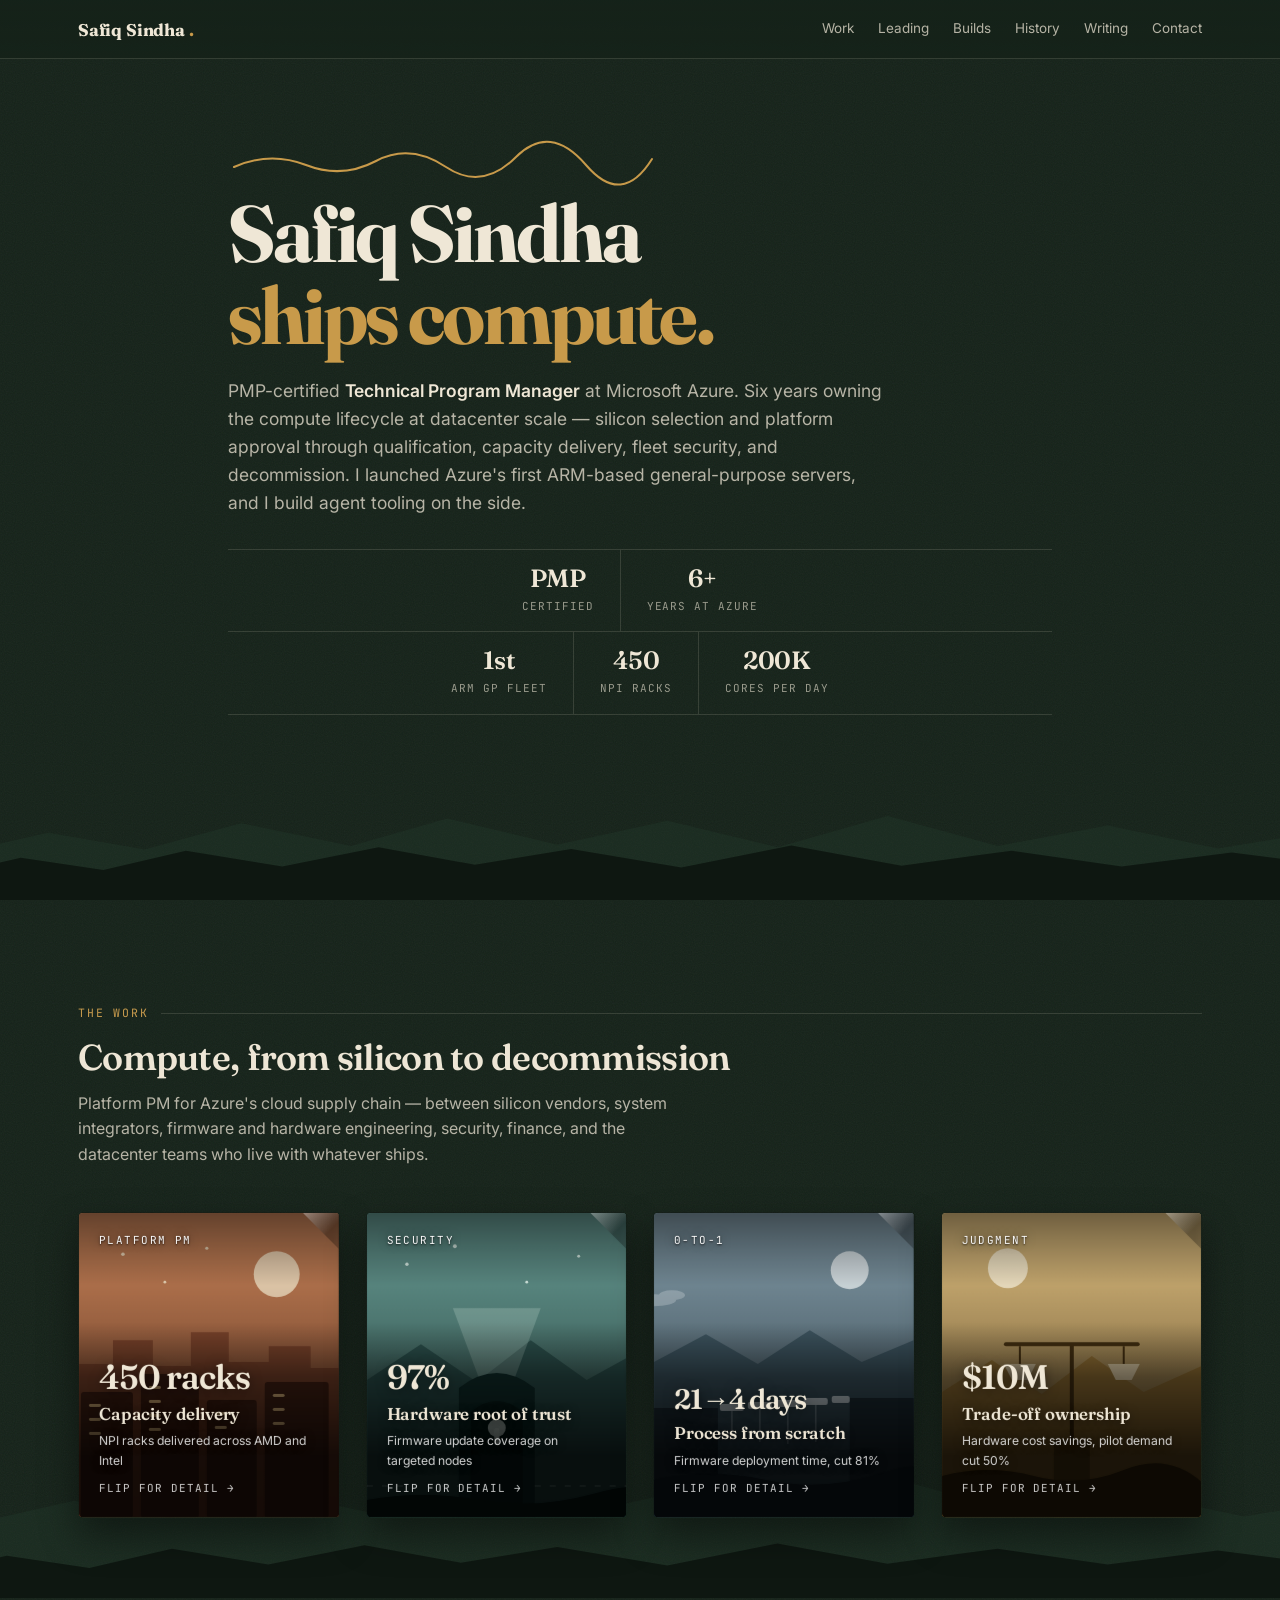
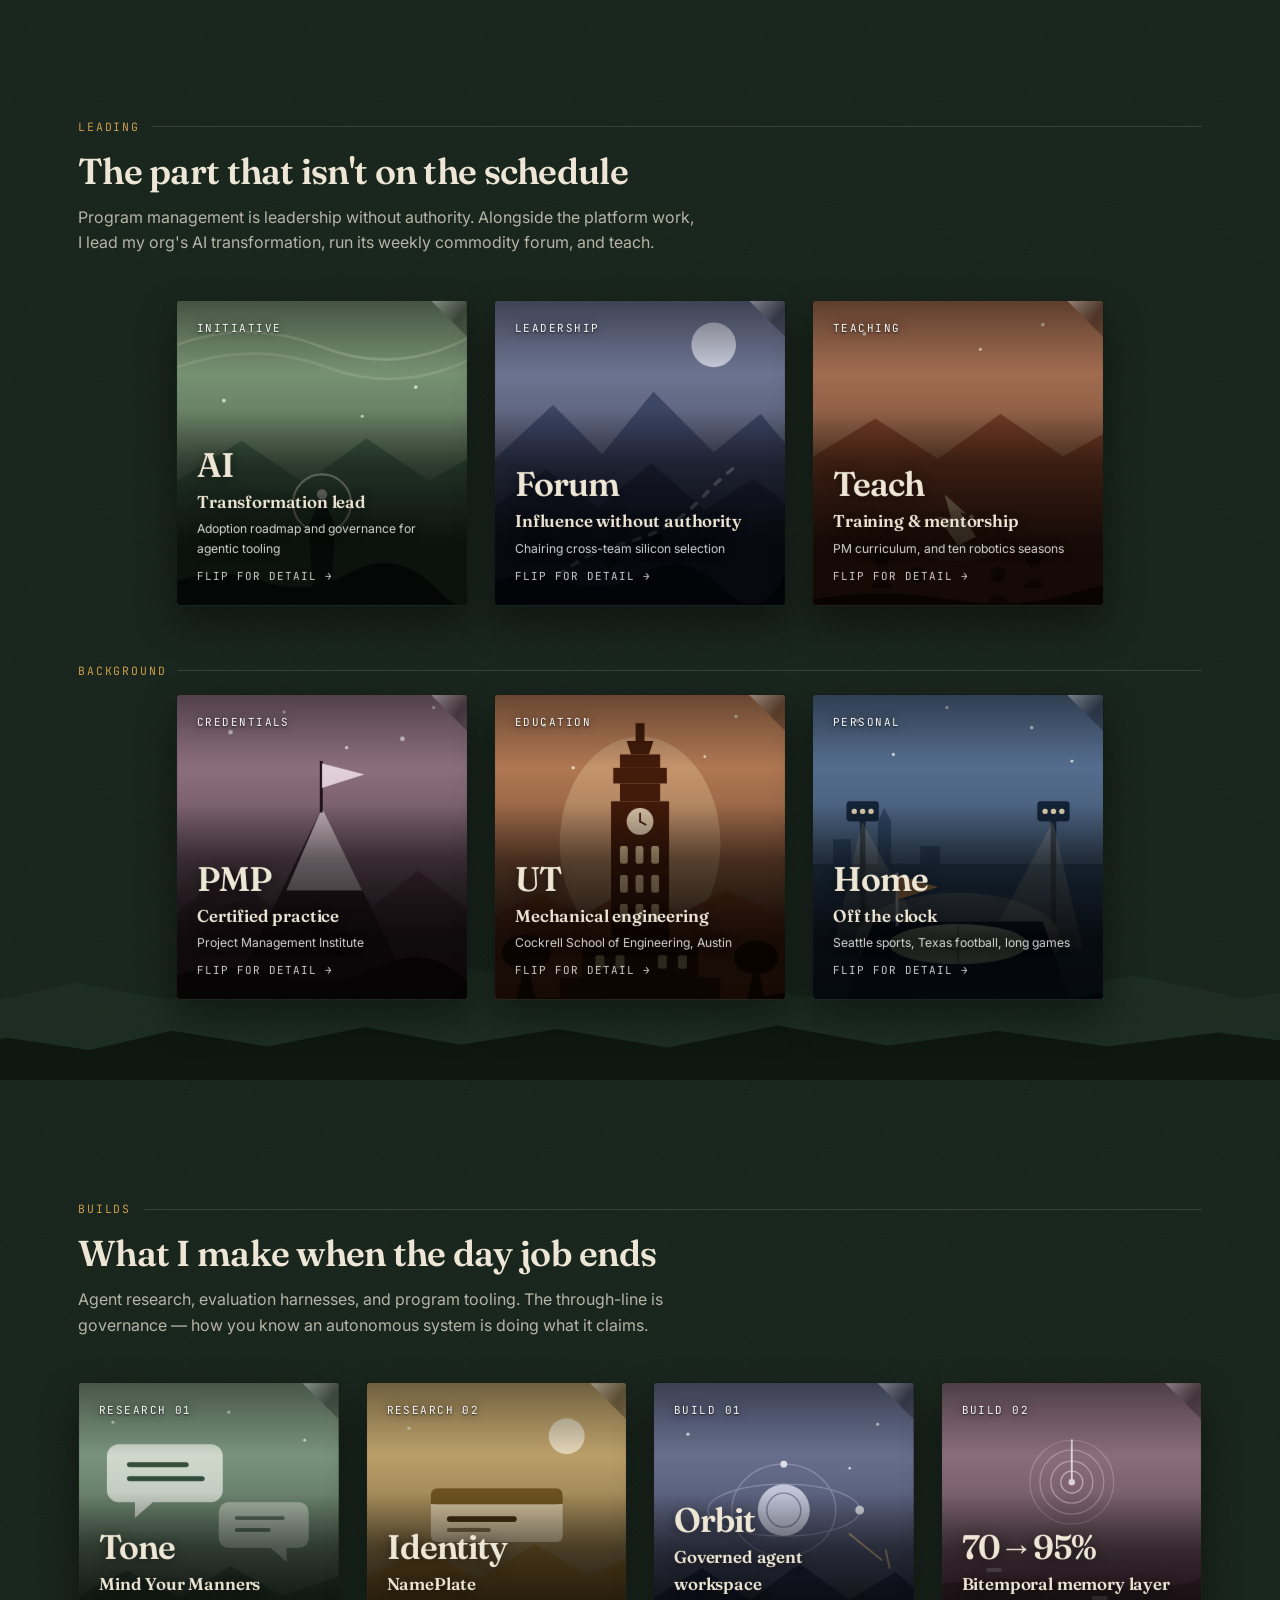
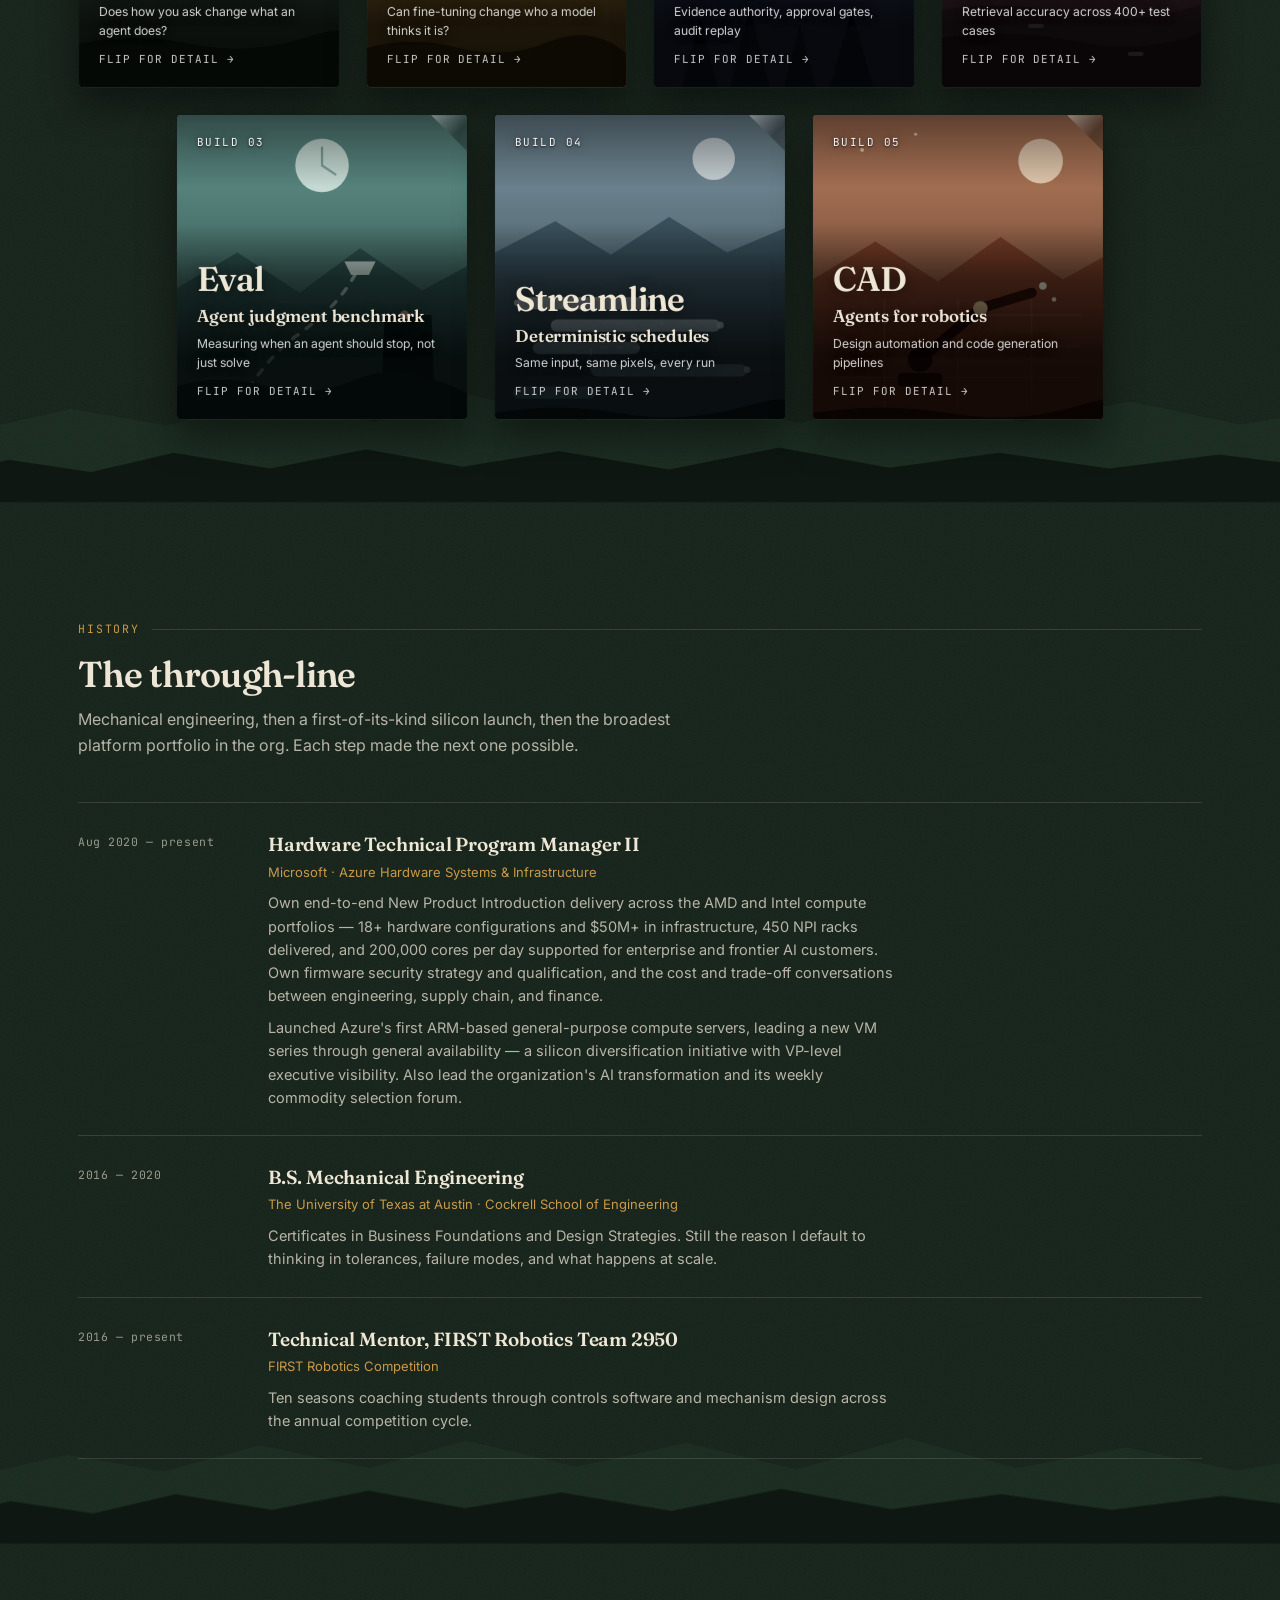
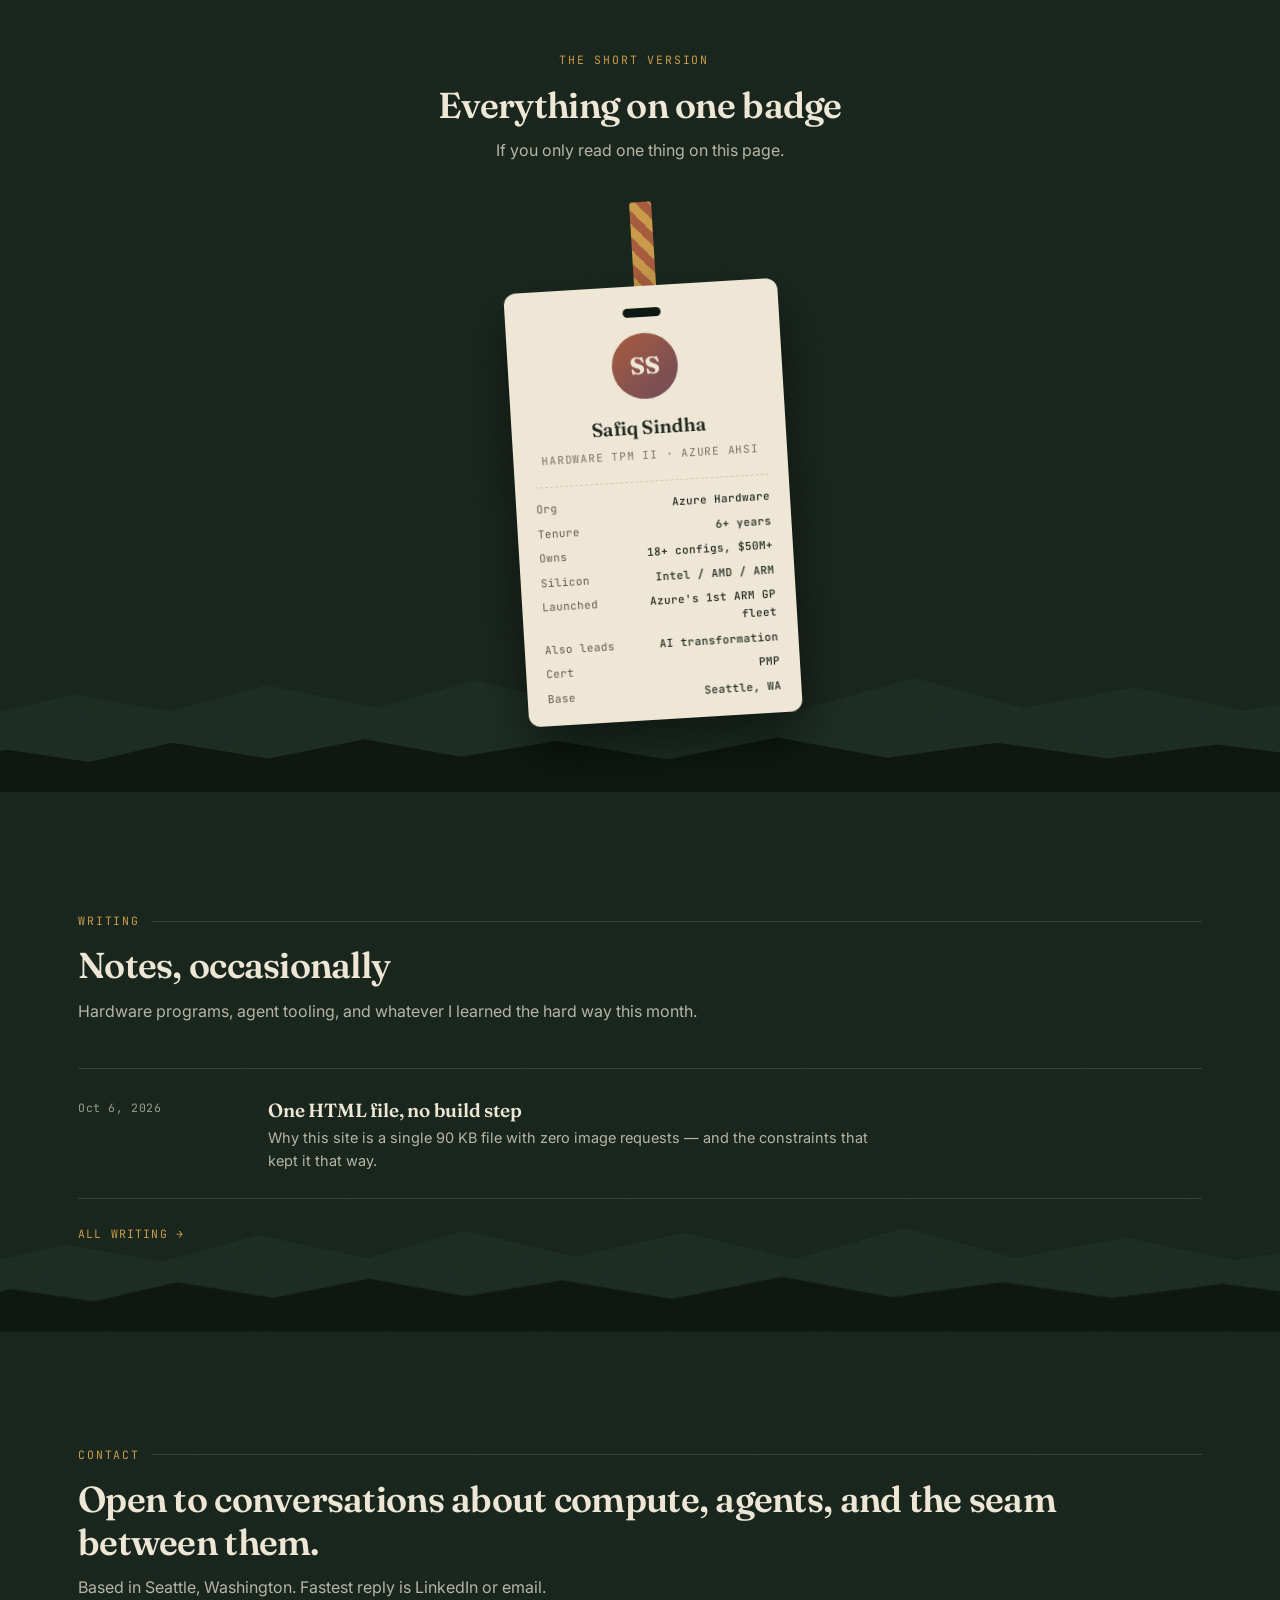
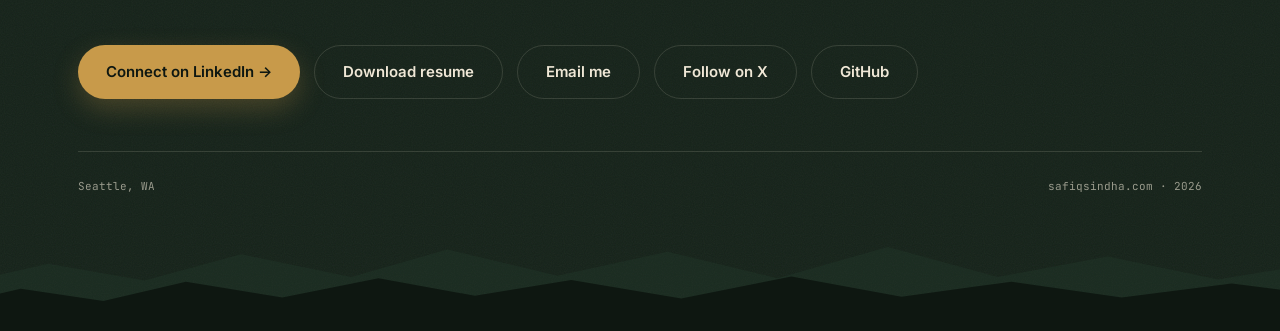
<file: index.html>
<!DOCTYPE html>
<html lang="en" class="no-js">
<head>
<meta charset="UTF-8">
<script>document.documentElement.classList.remove('no-js');</script>
<meta name="viewport" content="width=device-width, initial-scale=1">
<title>Safiq Sindha — Technical Program Manager, Azure Compute</title>
<meta name="description" content="PMP-certified Technical Program Manager at Microsoft Azure. Six years owning the compute lifecycle at datacenter scale — from silicon selection and platform qualification through capacity delivery, fleet security, and decommission.">
<link rel="canonical" href="https://www.safiqsindha.com/">
<meta name="author" content="Safiq Sindha">
<meta name="theme-color" content="#152219">
<meta name="color-scheme" content="dark">
<link rel="alternate" type="application/atom+xml" title="Safiq Sindha — Writing" href="/blog/feed.xml">

<link rel="icon" href="/favicon.svg" type="image/svg+xml">
<link rel="icon" href="/favicon-32.png" sizes="32x32" type="image/png">
<link rel="apple-touch-icon" href="/favicon-180.png">

<meta property="og:type" content="website">
<meta property="og:site_name" content="Safiq Sindha">
<meta property="og:url" content="https://www.safiqsindha.com/">
<meta property="og:title" content="Safiq Sindha — ships compute.">
<meta property="og:description" content="Technical Program Manager at Microsoft Azure Hardware. Six years of cloud server platforms across ARM, Intel, and AMD. Launched Azure's first ARM general-purpose fleet.">
<meta property="og:image" content="https://www.safiqsindha.com/og-image.png">
<meta property="og:image:width" content="1200">
<meta property="og:image:height" content="630">
<meta property="og:image:alt" content="Safiq Sindha — Technical Program Manager, Microsoft Azure Hardware">

<meta name="twitter:card" content="summary_large_image">
<meta name="twitter:title" content="Safiq Sindha — ships compute.">
<meta name="twitter:description" content="Technical Program Manager at Microsoft Azure Hardware. Six years of cloud server platforms across ARM, Intel, and AMD.">
<meta name="twitter:image" content="https://www.safiqsindha.com/og-image.png">
<meta name="twitter:creator" content="@safiqsindha">

<script type="application/ld+json">
{
  "@context": "https://schema.org",
  "@type": "Person",
  "name": "Safiq Sindha",
  "url": "https://www.safiqsindha.com/",
  "jobTitle": "Technical Program Manager",
  "worksFor": { "@type": "Organization", "name": "Microsoft" },
  "address": { "@type": "PostalAddress", "addressLocality": "Seattle", "addressRegion": "WA", "addressCountry": "US" },
  "alumniOf": { "@type": "CollegeOrUniversity", "name": "The University of Texas at Austin" },
  "sameAs": ["https://linkedin.com/in/safiqsindha", "https://x.com/safiqsindha", "https://github.com/safiqsindha"]
}
</script>
<link rel="preconnect" href="https://fonts.googleapis.com">
<link rel="preconnect" href="https://fonts.gstatic.com" crossorigin>
<link href="https://fonts.googleapis.com/css2?family=Fraunces:opsz,wght@9..144,400;9..144,600;9..144,700&family=Inter:wght@400;500;600&family=JetBrains+Mono:wght@400;500&display=swap" rel="stylesheet">
<style>
  :root{
    --forest:#152219; --forest-deep:#0E1711; --canopy:#26402F;
    --cream:#EFE7D6; --cream-dim:rgba(239,231,214,.74); --cream-faint:rgba(239,231,214,.6);
    --ochre:#C89A4A; --moss:#5B7F63; --clay:#A85C3E; --slate:#4A6472; --plum:#6E4B5A;
    --teal:#3F6E6A; --rust:#9A4F33; --indigo:#4A5479; --burnt:#B25A2E; --night:#33507A;
    --rule:rgba(239,231,214,.14);
  }
  *{box-sizing:border-box;margin:0;padding:0}
  html{scroll-behavior:smooth}
  @media (prefers-reduced-motion:reduce){html{scroll-behavior:auto}
    *{animation-duration:.01ms!important;animation-iteration-count:1!important;transition-duration:.01ms!important}}
  body{background:var(--forest);color:var(--cream);font-family:'Inter',system-ui,sans-serif;
    font-size:16px;line-height:1.6;-webkit-font-smoothing:antialiased;overflow-x:hidden}
  a{color:inherit}
  a:focus-visible,button:focus-visible{outline:2px solid var(--ochre);outline-offset:3px;border-radius:2px}
  .wrap{width:100%;max-width:1180px;margin:0 auto;padding:0 28px}
  .skip{position:absolute;left:-9999px;top:0;z-index:100;background:var(--ochre);
    color:var(--forest-deep);padding:12px 20px;border-radius:0 0 8px 0;
    font-weight:600;font-size:14px;text-decoration:none}
  .skip:focus{left:0}

  .grain{position:absolute;inset:0;pointer-events:none;opacity:.055;
    background-image:url("data:image/svg+xml,%3Csvg xmlns='http://www.w3.org/2000/svg' width='140' height='140'%3E%3Cfilter id='n'%3E%3CfeTurbulence type='fractalNoise' baseFrequency='.9' numOctaves='2' stitchTiles='stitch'/%3E%3C/filter%3E%3Crect width='100%25' height='100%25' filter='url(%23n)'/%3E%3C/svg%3E")}
  .ridge{position:absolute;left:-48px;right:-48px;bottom:0;pointer-events:none;will-change:transform}
  .ridge.far{height:120px;background:var(--canopy);opacity:.32;
    clip-path:polygon(0 100%,0 62%,7% 44%,14% 58%,21% 36%,29% 55%,36% 32%,44% 54%,52% 34%,60% 56%,68% 30%,76% 55%,84% 38%,92% 57%,100% 42%,100% 100%)}
  .ridge.near{height:88px;background:var(--forest-deep);
    clip-path:polygon(0 100%,0 70%,5% 52%,11% 66%,17% 44%,24% 62%,31% 40%,38% 60%,45% 42%,53% 63%,61% 38%,69% 61%,77% 44%,85% 62%,93% 46%,100% 60%,100% 100%)}

  nav{position:fixed;top:0;left:0;right:0;z-index:60;
    background:linear-gradient(180deg,rgba(21,34,25,.97),rgba(21,34,25,.88));border-bottom:1px solid var(--rule)}
  nav .wrap{display:flex;align-items:center;justify-content:space-between;height:58px}
  .brand-wrap{display:flex;align-items:baseline}
  .brand{font-family:'Fraunces',serif;font-weight:700;font-size:17px;text-decoration:none;
    letter-spacing:-.01em;background:none;border:none;color:inherit;cursor:pointer;padding:0;line-height:1}
  .egg{font-family:'Fraunces',serif;font-weight:700;font-size:17px;font-style:normal;
    color:var(--ochre);cursor:pointer;padding:0 4px;transition:opacity .2s;
    background:none;border:none;line-height:1}
  .egg:hover{opacity:.6}
  .navlinks{display:flex;gap:24px;list-style:none;font-size:13.5px}
  .navlinks button{text-decoration:none;color:var(--cream-dim);transition:color .18s;
    background:none;border:none;font:inherit;cursor:pointer;padding:0;position:relative}
  .navlinks button:hover,.navlinks a:hover{color:var(--cream)}
  .navlinks a{text-decoration:none;color:var(--cream-dim);transition:color .18s}
  .navlinks button::after{content:'';position:absolute;left:0;right:0;bottom:-6px;height:1.5px;
    background:var(--ochre);transform:scaleX(0);transform-origin:left;transition:transform .25s ease}
  .navlinks button.here{color:var(--cream)}
  .navlinks button.here::after{transform:scaleX(1)}
  @media(max-width:720px){
    nav .wrap{padding:0 14px;gap:10px}
    .brand-wrap{flex:none}
    .navlinks{flex:0 1 auto;min-width:0;overflow-x:auto;gap:2px;font-size:12.5px;white-space:nowrap;
      scrollbar-width:none;-ms-overflow-style:none;-webkit-overflow-scrolling:touch}
    .navlinks::-webkit-scrollbar{display:none}
    .navlinks{-webkit-mask-image:linear-gradient(90deg,#000 calc(100% - 26px),transparent);mask-image:linear-gradient(90deg,#000 calc(100% - 26px),transparent);padding-right:18px}
    .navlinks li{flex:none}
    .navlinks button,.navlinks a{display:block;padding:12px 6px;min-height:40px}
    .navlinks button::after{left:6px;right:6px;bottom:7px}
  }

  section{position:relative;padding:104px 0 96px;overflow:hidden}
  .eyebrow{font-family:'JetBrains Mono',monospace;font-size:11.5px;letter-spacing:.16em;
    text-transform:uppercase;color:var(--ochre);margin-bottom:14px;display:flex;align-items:center;gap:12px}
  .eyebrow::after{content:'';flex:1;height:1px;background:var(--rule)}
  @media screen{.eyebrow.sub{margin-top:56px}}
  h2{font-family:'Fraunces',serif;font-weight:600;font-size:clamp(26px,3.6vw,36px);
    line-height:1.18;letter-spacing:-.02em;margin-bottom:12px}
  .lede{color:var(--cream-dim);font-size:16px;max-width:62ch;margin-bottom:44px}

  /* hero */
  #top{min-height:100svh;display:flex;align-items:center;padding-top:58px}
  .hero-inner{position:relative;z-index:2;max-width:880px}
  .hero-script svg{display:block;width:min(430px,84%);height:auto;overflow:visible;margin-bottom:16px}
  .hero-script path{fill:none;stroke:var(--ochre);stroke-width:2;stroke-linecap:round;
    stroke-dasharray:900;stroke-dashoffset:900;animation:draw 2.2s ease .3s forwards}
  @keyframes draw{to{stroke-dashoffset:0}}
  h1{font-family:'Fraunces',serif;font-weight:700;font-size:clamp(40px,7vw,80px);
    line-height:1.02;letter-spacing:-.035em;margin-bottom:20px;opacity:0;animation:rise .9s ease 1.3s forwards}
  h1 span{display:block;color:var(--ochre)}
  .hero-sub{font-size:17.5px;color:var(--cream-dim);max-width:60ch;margin-bottom:32px;
    opacity:0;animation:rise .9s ease 1.6s forwards}
  .hero-sub b{color:var(--cream);font-weight:600}
  @keyframes rise{from{opacity:0;transform:translateY(16px)}to{opacity:1;transform:none}}
  .proof{border-top:1px solid var(--rule);opacity:0;animation:rise .9s ease 1.9s forwards}
  .proof-row{display:flex;flex-wrap:wrap;border-bottom:1px solid var(--rule)}
  .proof-row.center{justify-content:center}
  .proof-row.center div{padding-right:26px;padding-left:26px;border-left:1px solid var(--rule);
    margin-right:0;text-align:center}
  .proof-row.center div:first-child{border-left:none}
  .proof-row div{padding:16px 26px 16px 0;margin-right:26px;border-right:1px solid var(--rule);text-align:left}
  .proof-row div:last-child{border-right:none;margin-right:0}
  .proof-row.center div{border-right:none}
  .proof dt{font-family:'Fraunces',serif;font-size:25px;font-weight:600;line-height:1;letter-spacing:-.02em}
  .proof dd{font-family:'JetBrains Mono',monospace;font-size:11px;letter-spacing:.09em;
    text-transform:uppercase;color:var(--cream-faint);margin-top:7px}
  @media(max-width:560px){
    .proof-row div{padding:13px 16px 13px 0;margin-right:16px}
    .proof-row.center div{padding-left:16px;padding-right:16px}
    .proof-row.center.three{flex-wrap:nowrap}
    .proof-row.center.three div{flex:1 1 0;min-width:0;padding-left:6px;padding-right:6px;margin-right:0;text-align:center}
    .proof dt{font-size:21px} .proof dd{font-size:11px;letter-spacing:0}
  }

  /* postcards */
  .deck{display:flex;flex-wrap:wrap;justify-content:center;gap:26px;position:relative;z-index:2}
  .stage{flex:1 1 250px;max-width:292px;height:306px;perspective:1900px;isolation:isolate}
  @media(max-width:600px){.stage{flex:1 1 100%;max-width:420px;height:300px}}
  @media(max-width:340px){.card .side.rear{padding:15px 16px}.card .r-list{gap:7px}}
  .card{position:relative;width:100%;height:100%;transform-style:preserve-3d;
    -webkit-transform-style:preserve-3d;
    transition:transform 1s cubic-bezier(.62,.04,.34,1);cursor:pointer;border:none;background:none;
    padding:0;text-align:left;color:inherit;font:inherit;display:block}
  .card.flipped{transform:rotateY(-180deg)}
  .side{position:absolute;inset:0;border-radius:5px;overflow:hidden;
    -webkit-backface-visibility:hidden;backface-visibility:hidden;
    box-shadow:0 18px 38px rgba(0,0,0,.44),inset 0 1px 0 rgba(255,255,255,.1);border:1px solid rgba(0,0,0,.24)}
  .side.face{transform:translateZ(1px);transition:visibility 0s linear .5s}
  .side.rear{transform:rotateY(180deg) translateZ(1px);visibility:hidden;
    transition:visibility 0s linear .5s;padding:20px;display:flex;flex-direction:column}
  .card.flipped .side.face{visibility:hidden}
  .card.flipped .side.rear{visibility:visible}
  .fold{position:absolute;top:0;right:0;width:36px;height:36px;z-index:4;
    background:linear-gradient(135deg,rgba(255,255,255,.36),rgba(0,0,0,.22) 62%);
    clip-path:polygon(100% 0,0 0,100% 100%);filter:drop-shadow(-2px 2px 3px rgba(0,0,0,.34))}
  .scene{position:absolute;inset:0;width:100%;height:100%;display:block}
  .scrim{position:absolute;inset:0;z-index:2;pointer-events:none;
    background:linear-gradient(180deg,rgba(0,0,0,.5) 0%,rgba(0,0,0,.08) 24%,rgba(0,0,0,.12) 36%,rgba(0,0,0,.55) 54%,rgba(0,0,0,.82) 80%)}
  .face-txt{position:absolute;inset:0;z-index:3;padding:19px 20px;display:flex;flex-direction:column}
  .c-tag{font-family:'JetBrains Mono',monospace;font-size:11px;letter-spacing:.13em;
    text-transform:uppercase;color:#fff;text-shadow:0 1px 2px rgba(0,0,0,.7),0 0 10px rgba(0,0,0,.55)}
  .c-figure{font-family:'Fraunces',serif;font-weight:600;font-size:34px;line-height:1;
    letter-spacing:-.03em;margin-top:auto;text-shadow:0 2px 12px rgba(0,0,0,.55)}
  .c-figure.sm{font-size:28px;letter-spacing:-.04em}
  .c-title{font-family:'Fraunces',serif;font-weight:600;font-size:17px;margin-top:6px;
    letter-spacing:-.01em;text-shadow:0 2px 10px rgba(0,0,0,.55)}
  .c-note{font-size:12.2px;color:rgba(255,255,255,.82);margin-top:4px;text-shadow:0 1px 8px rgba(0,0,0,.55)}
  .c-flip{font-family:'JetBrains Mono',monospace;font-size:11px;letter-spacing:.09em;
    text-transform:uppercase;color:rgba(255,255,255,.8);margin-top:10px}
  .r-head{font-family:'Fraunces',serif;font-weight:600;font-size:16px;margin-bottom:9px}
  .r-list{list-style:none;display:grid;gap:9px;margin-top:2px}
  .r-list li{font-size:12.8px;line-height:1.48;color:rgba(239,231,214,.9);padding-left:13px;position:relative}
  .r-list li::before{content:'';position:absolute;left:0;top:7px;width:5px;height:5px;border-radius:1px;background:rgba(239,231,214,.55)}
  .r-list b{color:var(--cream);font-weight:600}
  .postmark{position:absolute;top:14px;right:14px;width:42px;height:42px;border-radius:50%;
    border:1.5px dashed rgba(239,231,214,.42);display:flex;align-items:center;justify-content:center;
    font-family:'JetBrains Mono',monospace;font-size:7.5px;letter-spacing:.05em;
    color:rgba(239,231,214,.5);transform:rotate(-8deg);text-align:center}
  .k-clay .rear{background:#6E3B24} .k-moss .rear{background:#3A5541} .k-slate .rear{background:#2F444F}
  .k-ochre .rear{background:#7E5D26} .k-plum .rear{background:#472F3B} .k-teal .rear{background:#2C4B48}
  .k-rust .rear{background:#6B3421} .k-indigo .rear{background:#333A56} .k-burnt .rear{background:#6E3218}
  .k-night .rear{background:#22364F}

  /* scene motion */
  .celestial{animation:hovy 9s ease-in-out infinite}
  @keyframes hovy{0%,100%{transform:translateY(0)}50%{transform:translateY(-5px)}}
  .twinkle{animation:tw 3s ease-in-out infinite}
  .twinkle:nth-of-type(2n){animation-delay:.9s} .twinkle:nth-of-type(3n){animation-delay:1.8s}
  @keyframes tw{0%,100%{opacity:.24}50%{opacity:.95}}
  .led{animation:led 2.6s steps(1,end) infinite}
  .led:nth-of-type(2n){animation-delay:.55s} .led:nth-of-type(3n){animation-delay:1.15s} .led:nth-of-type(4n){animation-delay:1.7s}
  @keyframes led{0%,52%{opacity:1}53%,100%{opacity:.16}}
  .ring{transform-origin:center;animation:emit 3.4s ease-out infinite}
  .ring.r2{animation-delay:1.13s} .ring.r3{animation-delay:2.26s}
  @keyframes emit{0%{transform:scale(.25);opacity:.85}100%{transform:scale(1.9);opacity:0}}
  .walker{animation:stride 7s linear infinite}
  .walker.w2{animation-delay:.7s} .walker.w3{animation-delay:1.4s}
  @keyframes stride{0%{transform:translateX(0)}100%{transform:translateX(26px)}}
  .flag{transform-origin:left center;animation:flap 2.2s ease-in-out infinite}
  @keyframes flap{0%,100%{transform:skewY(0) scaleX(1)}50%{transform:skewY(-5deg) scaleX(.92)}}
  .flowline{stroke-dasharray:6 9;animation:flow 3.4s linear infinite}
  @keyframes flow{to{stroke-dashoffset:-30}}
  .sweep{transform-origin:center;animation:sweep 9s linear infinite}
  @keyframes sweep{to{transform:rotate(360deg)}}
  .drift{animation:drift 14s linear infinite}
  @keyframes drift{0%{transform:translateX(-46px)}100%{transform:translateX(300px)}}
  .beam{transform-origin:130px 214px;animation:scan 6s ease-in-out infinite}
  @keyframes scan{0%,100%{transform:rotate(-22deg)}50%{transform:rotate(22deg)}}
  .plank{animation:lay 4.5s ease-in-out infinite}
  .plank:nth-of-type(2n){animation-delay:.5s} .plank:nth-of-type(3n){animation-delay:1s} .plank:nth-of-type(4n){animation-delay:1.5s}
  @keyframes lay{0%,100%{opacity:.35}50%{opacity:1}}
  .tip{transform-origin:130px 132px;animation:tilt 5.5s ease-in-out infinite}
  @keyframes tilt{0%,100%{transform:rotate(-4deg)}50%{transform:rotate(4deg)}}
  .ember{animation:up 5s ease-in infinite}
  .ember:nth-of-type(2n){animation-delay:1.3s} .ember:nth-of-type(3n){animation-delay:2.6s} .ember:nth-of-type(4n){animation-delay:3.7s}
  @keyframes up{0%{transform:translateY(0);opacity:.9}100%{transform:translateY(-72px);opacity:0}}
  .sat{transform-origin:130px 128px;animation:sweep 11s linear infinite}
  .sat.s2{animation-duration:7s;animation-direction:reverse}
  .flare{animation:tw 2.2s ease-in-out infinite}
  .armj{transform-origin:96px 236px;animation:reach 5s ease-in-out infinite}
  @keyframes reach{0%,100%{transform:rotate(-9deg)}50%{transform:rotate(11deg)}}
  .armk{transform-origin:150px 190px;animation:wrist 5s ease-in-out infinite}
  @keyframes wrist{0%,100%{transform:rotate(8deg)}50%{transform:rotate(-12deg)}}
  .spark{animation:tw 1.6s ease-in-out infinite}
  .win{animation:lamp 6s ease-in-out infinite}
  .win:nth-of-type(2n){animation-delay:1.4s} .win:nth-of-type(3n){animation-delay:2.8s} .win:nth-of-type(4n){animation-delay:4.1s}
  @keyframes lamp{0%,100%{opacity:.3}45%,62%{opacity:.95}}
  .glow{animation:glowp 5s ease-in-out infinite}
  @keyframes glowp{0%,100%{opacity:.3}50%{opacity:.75}}

  /* history */
  .ledger{border-top:1px solid var(--rule);position:relative;z-index:2}
  .row{display:grid;grid-template-columns:158px 1fr;gap:32px;padding:26px 0;border-bottom:1px solid var(--rule)}
  @media(max-width:680px){.row{grid-template-columns:1fr;gap:8px}}
  .row-when{font-family:'JetBrains Mono',monospace;font-size:11.5px;letter-spacing:.05em;color:var(--cream-faint);padding-top:4px}
  .row-role{font-family:'Fraunces',serif;font-weight:600;font-size:19px;letter-spacing:-.01em}
  .row-org{font-size:13px;color:var(--ochre);margin-top:2px;margin-bottom:9px}
  .row-body{font-size:14.5px;color:var(--cream-dim);max-width:70ch}
  .row-body + .row-body{margin-top:9px}
  .row-link{text-decoration:none;color:inherit}
  .row-link .row-role{transition:color .18s}
  .row-link:hover .row-role{color:var(--ochre)}
  .more{display:inline-block;margin-top:26px;font-family:'JetBrains Mono',monospace;font-size:11.5px;
    letter-spacing:.1em;text-transform:uppercase;color:var(--ochre);text-decoration:none;position:relative;z-index:2}
  .more:hover{text-decoration:underline;text-underline-offset:4px}

  /* badge */
  #badge-band{padding:96px 0 88px}
  .band-inner{position:relative;z-index:2;display:flex;flex-direction:column;align-items:center;text-align:center}
  .band-inner .lede{margin-bottom:38px}
  .lanyard{width:22px;height:88px;border-radius:3px 3px 0 0;margin:0 auto;transform-origin:top center;
    background:repeating-linear-gradient(48deg,var(--ochre),var(--ochre) 9px,var(--clay) 9px,var(--clay) 18px);
    animation:sway 6s ease-in-out infinite;will-change:transform}
  .badge{width:274px;background:var(--cream);color:#20291F;border-radius:12px;padding:22px 20px 18px;
    margin-top:-4px;box-shadow:0 26px 52px rgba(0,0,0,.5);transform-origin:top center;
    animation:sway 6s ease-in-out infinite;text-align:left;will-change:transform}
  .pendulum-live .lanyard,.pendulum-live .badge{animation:none}
  @keyframes sway{0%,100%{transform:rotate(-1.7deg)}50%{transform:rotate(1.7deg)}}
  .badge-punch{width:38px;height:9px;border-radius:5px;background:var(--forest-deep);margin:0 auto 16px}
  .badge-mark{width:66px;height:66px;border-radius:50%;margin:0 auto 13px;display:flex;align-items:center;
    justify-content:center;font-family:'Fraunces',serif;font-weight:700;font-size:24px;color:var(--cream);
    background:linear-gradient(140deg,var(--clay),var(--plum))}
  .badge-name{font-family:'Fraunces',serif;font-weight:600;font-size:19px;text-align:center;letter-spacing:-.01em}
  .badge-role{font-family:'JetBrains Mono',monospace;font-size:11px;letter-spacing:.07em;
    text-transform:uppercase;text-align:center;color:#7A7364;margin-top:5px}
  .badge-rows{margin-top:16px;border-top:1px dashed #D3C8B0;padding-top:13px;display:grid;gap:7px}
  .badge-rows div{display:flex;justify-content:space-between;gap:14px;
    font-family:'JetBrains Mono',monospace;font-size:11px;color:#5F594D}
  .badge-rows b{color:#20291F;font-weight:500;text-align:right}

  #contact{padding-bottom:110px}
  .cta-row{display:flex;flex-wrap:wrap;gap:14px;position:relative;z-index:2}
  .cta{display:inline-flex;align-items:center;gap:9px;font-weight:600;font-size:15px;
    text-decoration:none;padding:14px 28px;border-radius:34px;transition:transform .18s}
  .cta.primary{background:var(--ochre);color:var(--forest-deep);box-shadow:0 10px 26px rgba(200,154,74,.26)}
  .cta.ghost{border:1px solid var(--rule);color:var(--cream)}
  .cta:hover{transform:translateY(-2px)}
  footer{border-top:1px solid var(--rule);margin-top:52px;padding:26px 0;font-family:'JetBrains Mono',monospace;
    font-size:11px;color:var(--cream-faint);display:flex;justify-content:space-between;flex-wrap:wrap;gap:10px;position:relative;z-index:2}

  .reveal{opacity:0;transform:translateY(22px);transition:opacity .7s ease,transform .7s ease}
  .reveal.in{opacity:1;transform:none}
  /* if JS never runs, nothing should stay hidden */
  .no-js .reveal,.no-js h1,.no-js .hero-sub,.no-js .proof{opacity:1;transform:none;animation:none}
  /* scenes only animate while on screen */
  .stage:not(.vis) .scene *{animation-play-state:paused}
  .no-js .stage .scene *{animation-play-state:running}

  ::selection{background:var(--ochre);color:var(--forest-deep)}
  button,a{-webkit-tap-highlight-color:rgba(200,154,74,.25)}
  section{scroll-margin-top:58px}

  /* ── print: collapse to a clean paper document ── */
  @media print{
    @page{ margin:14mm }
    *{ animation:none !important; transition:none !important;
       box-shadow:none !important; text-shadow:none !important }
    body{ background:#fff; color:#1A1A1A; font-size:10.5pt; line-height:1.45 }
    nav,.grain,.ridge,.scene,.scrim,.fold,.postmark,.c-flip,
    .lanyard,.hero-script,.snake-overlay,.cta,.egg{ display:none !important }
    section{ padding:0 0 14pt; overflow:visible; page-break-inside:avoid }
    .wrap{ max-width:none; padding:0 }
    #top{ min-height:0; padding-top:0; display:block }
    h1{ font-size:24pt; color:#111; margin-bottom:4pt; opacity:1; animation:none }
    h1 span{ display:inline; color:#111 }
    h1 span::before{ content:' ' }
    h2{ font-size:13pt; color:#111; margin-bottom:4pt }
    .hero-sub{ font-size:10.5pt; color:#333; max-width:none; opacity:1; margin-bottom:8pt }
    .eyebrow{ color:#666; font-size:8pt; margin:10pt 0 3pt }
    .eyebrow::after{ background:#CCC }
    .lede{ color:#444; margin-bottom:8pt; font-size:10pt }
    .proof{ border-color:#CCC; opacity:1 }
    .proof-row{ border-color:#CCC; justify-content:flex-start }
    .proof-row.center div{ border-color:#CCC; text-align:left; padding:4pt 10pt 4pt 0 }
    .proof dt{ font-size:12pt; color:#111 } .proof dd{ color:#666; margin-top:2pt }
    /* cards print as their back content only */
    .deck{ display:block }
    .stage{ height:auto; max-width:none; perspective:none; page-break-inside:avoid }
    .card{ height:auto; transform:none !important }
    .side.face{ display:none }
    .side.rear{ position:static; visibility:visible !important; transform:none !important;
      background:none !important; border:none; padding:0 0 8pt; display:block }
    .r-head{ font-size:11pt; color:#111; margin-bottom:2pt }
    .r-list{ gap:2pt } .r-list li{ color:#333; font-size:9.5pt }
    .r-list li::before{ background:#888 }
    .r-list b,.row-body b{ color:#000 }
    .ledger,.row{ border-color:#CCC }
    .row{ page-break-inside:avoid; padding:8pt 0 }
    .row-when{ color:#666 } .row-role{ font-size:11pt; color:#111 }
    .row-org{ color:#555 } .row-body{ color:#333; font-size:9.5pt; max-width:none }
    #badge-band,#writing{ display:none }
    .badge{ animation:none; box-shadow:none }
    footer{ border-color:#CCC; color:#666; margin-top:10pt; padding:8pt 0 }
    .reveal{ opacity:1 !important; transform:none !important }
  }

  /* ── snake ── */
  .snake-overlay{position:fixed;inset:0;z-index:200;display:flex;align-items:center;justify-content:center;
    background:rgba(9,17,12,.9);backdrop-filter:blur(6px);padding:20px}
  .snake-overlay[hidden]{display:none}
  .snake-box{background:var(--forest-deep);border:1px solid var(--rule);border-radius:12px;
    padding:20px;box-shadow:0 30px 70px rgba(0,0,0,.6);max-width:100%}
  .snake-top{display:flex;align-items:baseline;justify-content:space-between;gap:20px;margin-bottom:14px}
  .snake-top h3{font-family:'Fraunces',serif;font-weight:600;font-size:18px}
  .snake-top button{background:none;border:1px solid var(--rule);color:var(--cream-dim);
    font-family:'JetBrains Mono',monospace;font-size:11px;letter-spacing:.1em;text-transform:uppercase;
    padding:6px 12px;border-radius:20px;cursor:pointer}
  .snake-top button:hover{color:var(--cream)}
  #snake-canvas{display:block;border-radius:6px;background:#101E15;border:1px solid var(--rule);
    touch-action:none;max-width:100%;height:auto}
  .snake-bot{display:flex;justify-content:space-between;gap:16px;margin-top:12px;
    font-family:'JetBrains Mono',monospace;font-size:11px;letter-spacing:.08em;
    text-transform:uppercase;color:var(--cream-faint)}
  .snake-bot b{color:var(--ochre);font-weight:500}
</style>
</head>
<body>

<a class="skip" href="#work">Skip to content</a>
<nav><div class="wrap">
  <div class="brand-wrap">
    <button class="brand" type="button" data-scroll="top">Safiq Sindha</button><button class="egg" id="egg" type="button" aria-label="Play a hidden game" title="…">.</button>
  </div>
  <ul class="navlinks">
    <li><button type="button" data-scroll="work">Work</button></li>
    <li><button type="button" data-scroll="leading">Leading</button></li>
    <li><button type="button" data-scroll="builds">Builds</button></li>
    <li><button type="button" data-scroll="history">History</button></li>
    <li class="keep"><a href="/blog/">Writing</a></li>
    <li><button type="button" data-scroll="contact">Contact</button></li>
  </ul>
</div></nav>

<main>
<!-- HERO -->
<section id="top">
  <div class="grain" aria-hidden="true"></div>
  <div class="wrap hero-inner">
    <div class="hero-script"><svg viewBox="0 0 430 30"><path d="M6 20 Q42 4 78 18 T148 14 T218 20 T288 10 T358 18 T424 12"/></svg></div>
    <h1>Safiq Sindha<span>ships compute.</span></h1>
    <p class="hero-sub">PMP-certified <b>Technical Program Manager</b> at Microsoft Azure. Six years owning the compute lifecycle at datacenter scale — silicon selection and platform approval through qualification, capacity delivery, fleet security, and decommission. I launched Azure's first ARM-based general-purpose servers, and I build agent tooling on the side.</p>
    <dl class="proof">
      <div class="proof-row center">
        <div><dt>PMP</dt><dd>Certified</dd></div>
        <div><dt>6+</dt><dd>Years at Azure</dd></div>
      </div>
      <div class="proof-row center three">
        <div><dt>1st</dt><dd>ARM GP fleet</dd></div>
        <div><dt>450</dt><dd>NPI racks</dd></div>
        <div><dt>200K</dt><dd>Cores per day</dd></div>
      </div>
    </dl>
  </div>
  <div class="ridge far" aria-hidden="true"></div><div class="ridge near" aria-hidden="true"></div>
</section>

<!-- WORK -->
<section id="work">
  <div class="grain" aria-hidden="true"></div>
  <div class="wrap">
    <div class="eyebrow reveal">The work</div>
    <h2 class="reveal">Compute, from silicon to decommission</h2>
    <p class="lede reveal">Platform PM for Azure's cloud supply chain — between silicon vendors, system integrators, firmware and hardware engineering, security, finance, and the datacenter teams who live with whatever ships.</p>
    <div class="deck">

      <!-- capacity delivery -->
      <div class="stage reveal"><button aria-pressed="false" class="card k-clay" aria-label="Flip: Capacity delivery">
        <div class="side face">
          <svg class="scene" aria-hidden="true" focusable="false" viewBox="0 0 260 306" preserveAspectRatio="xMidYMid slice">
            <rect width="260" height="306" fill="#A85C3E"/><rect width="260" height="306" fill="url(#g1)"/>
            <defs><linearGradient id="g1" x1="0" y1="0" x2="0" y2="1">
              <stop offset="0" stop-color="#E4A46F" stop-opacity=".55"/><stop offset="1" stop-color="#5C2C1A" stop-opacity=".88"/></linearGradient></defs>
            <circle class="celestial" cx="198" cy="62" r="23" fill="#F3DDBE" opacity=".9"/>
            <circle class="twinkle" cx="44" cy="42" r="1.8" fill="#F3DDBE"/><circle class="twinkle" cx="86" cy="70" r="1.4" fill="#F3DDBE"/>
            <circle class="twinkle" cx="128" cy="36" r="1.6" fill="#F3DDBE"/>
            <path d="M0 152 L34 152 L34 128 L74 128 L74 154 L112 154 L112 120 L150 120 L150 150 L190 150 L190 134 L232 134 L232 156 L260 156 L260 306 L0 306Z" fill="#7E4229" opacity=".78"/>
            <g fill="#4A2416"><rect x="2" y="180" width="52" height="126" rx="3"/><rect x="62" y="162" width="58" height="144" rx="3"/>
              <rect x="128" y="188" width="50" height="118" rx="3"/><rect x="186" y="170" width="64" height="136" rx="3"/></g>
            <g fill="#F6C98A">
              <rect class="led" x="10" y="192" width="12" height="3" rx="1.5"/><rect class="led" x="10" y="206" width="12" height="3" rx="1.5"/>
              <rect class="led" x="10" y="220" width="12" height="3" rx="1.5"/><rect class="led" x="70" y="174" width="12" height="3" rx="1.5"/>
              <rect class="led" x="70" y="188" width="12" height="3" rx="1.5"/><rect class="led" x="70" y="202" width="12" height="3" rx="1.5"/>
              <rect class="led" x="70" y="216" width="12" height="3" rx="1.5"/><rect class="led" x="136" y="200" width="12" height="3" rx="1.5"/>
              <rect class="led" x="136" y="214" width="12" height="3" rx="1.5"/><rect class="led" x="194" y="182" width="12" height="3" rx="1.5"/>
              <rect class="led" x="194" y="196" width="12" height="3" rx="1.5"/><rect class="led" x="194" y="210" width="12" height="3" rx="1.5"/></g>
          </svg>
          <div class="scrim" aria-hidden="true"></div><div class="fold" aria-hidden="true"></div>
          <div class="face-txt"><div class="c-tag">Platform PM</div>
            <div class="c-figure">450 racks</div><div class="c-title">Capacity delivery</div>
            <div class="c-note">NPI racks delivered across AMD and Intel</div>
            <div class="c-flip">Flip for detail →</div></div>
        </div>
        <div class="side rear"><div class="postmark">FLEET</div>
          <div class="r-head">Capacity delivery</div>
          <ul class="r-list">
            <li>Delivered <b>450 NPI racks</b> across AMD and Intel — 18+ hardware configurations, $50M+ in infrastructure</li>
            <li>Supported <b>200,000 cores per day</b> for enterprise and frontier AI customers across Azure's global footprint</li>
            <li>Delivered 12 clusters through a no-buffer pipeline ahead of a hard external deadline</li>
          </ul>
        </div>
      </button></div>

      <!-- hardware security -->
      <div class="stage reveal"><button aria-pressed="false" class="card k-teal" aria-label="Flip: Hardware root of trust">
        <div class="side face">
          <svg class="scene" aria-hidden="true" focusable="false" viewBox="0 0 260 306" preserveAspectRatio="xMidYMid slice">
            <rect width="260" height="306" fill="#3F6E6A"/><rect width="260" height="306" fill="url(#g2)"/>
            <defs><linearGradient id="g2" x1="0" y1="0" x2="0" y2="1">
              <stop offset="0" stop-color="#9AD3C7" stop-opacity=".4"/><stop offset="1" stop-color="#14312D" stop-opacity=".92"/></linearGradient></defs>
            <circle class="twinkle" cx="40" cy="52" r="1.7" fill="#DFF4EC"/><circle class="twinkle" cx="212" cy="44" r="1.5" fill="#DFF4EC"/>
            <circle class="twinkle" cx="160" cy="70" r="1.4" fill="#DFF4EC"/><circle class="twinkle" cx="88" cy="34" r="1.9" fill="#DFF4EC"/>
            <path d="M0 168 L54 132 L110 170 L164 128 L220 168 L260 146 L260 306 L0 306Z" fill="#2C5450" opacity=".85"/>
            <g class="beam" opacity=".26"><path d="M130 214 L86 96 L174 96Z" fill="#D8F2E8"/></g>
            <path d="M92 306 L92 176 Q130 146 168 176 L168 306Z" fill="#123330"/>
            <path d="M104 306 L104 200 Q130 178 156 200 L156 306Z" fill="#0B2320"/>
            <circle cx="130" cy="216" r="9" fill="#E4F7EF" opacity=".9"/>
            <rect x="127.4" y="216" width="5.2" height="17" rx="2.6" fill="#E4F7EF" opacity=".9"/>
            <g stroke="#CFEFE4" stroke-width="1.4" fill="none" opacity=".45">
              <path class="flowline" d="M0 274 L92 274"/><path class="flowline" d="M168 274 L260 274"/></g>
            <path d="M0 306 L0 288 Q56 278 112 288 T226 282 T260 288 L260 306Z" fill="#0A1F1D"/>
          </svg>
          <div class="scrim" aria-hidden="true"></div><div class="fold" aria-hidden="true"></div>
          <div class="face-txt"><div class="c-tag">Security</div>
            <div class="c-figure">97%</div><div class="c-title">Hardware root of trust</div>
            <div class="c-note">Firmware update coverage on targeted nodes</div>
            <div class="c-flip">Flip for detail →</div></div>
        </div>
        <div class="side rear"><div class="postmark">TRUST</div>
          <div class="r-head">Hardware root of trust</div>
          <ul class="r-list">
            <li>Led emergency security patch qualification in <b>under 4 weeks</b>, with compliance approvals secured in 4 days</li>
            <li><b>97% firmware update coverage</b> on targeted compute nodes, and FIPS compliance readiness across Azure</li>
            <li>Caught a BMC attestation failure before production — moved rework upstream to the integrator</li>
          </ul>
        </div>
      </button></div>

      <!-- tooling 0 to 1 -->
      <div class="stage reveal"><button aria-pressed="false" class="card k-slate" aria-label="Flip: Process from scratch">
        <div class="side face">
          <svg class="scene" aria-hidden="true" focusable="false" viewBox="0 0 260 306" preserveAspectRatio="xMidYMid slice">
            <rect width="260" height="306" fill="#4A6472"/><rect width="260" height="306" fill="url(#g3)"/>
            <defs><linearGradient id="g3" x1="0" y1="0" x2="0" y2="1">
              <stop offset="0" stop-color="#C3DAE6" stop-opacity=".45"/><stop offset="1" stop-color="#1C303A" stop-opacity=".9"/></linearGradient></defs>
            <circle class="celestial" cx="196" cy="58" r="19" fill="#EDF4F7" opacity=".82"/>
            <g class="drift" opacity=".3" fill="#EDF4F7"><ellipse cx="0" cy="88" rx="22" ry="6"/><ellipse cx="18" cy="83" rx="13" ry="5"/></g>
            <path d="M0 150 L52 122 L104 152 L156 118 L208 150 L260 128 L260 306 L0 306Z" fill="#35505D" opacity=".7"/>
            <path d="M0 306 L0 196 L64 196 L64 306Z" fill="#22333D"/>
            <path d="M196 306 L196 186 L260 186 L260 306Z" fill="#22333D"/>
            <g fill="#DCEAF1">
              <rect class="plank" x="66" y="192" width="24" height="7" rx="2"/>
              <rect class="plank" x="94" y="190" width="24" height="7" rx="2"/>
              <rect class="plank" x="122" y="188" width="24" height="7" rx="2"/>
              <rect class="plank" x="150" y="186" width="24" height="7" rx="2"/>
              <rect class="plank" x="178" y="184" width="18" height="7" rx="2"/></g>
            <g stroke="#DCEAF1" stroke-width="1.6" opacity=".4">
              <path d="M78 199 L78 226"/><path d="M106 197 L106 230"/><path d="M134 195 L134 232"/><path d="M162 193 L162 230"/></g>
            <path d="M0 306 L0 268 Q56 256 112 268 T226 262 T260 270 L260 306Z" fill="#152530"/>
          </svg>
          <div class="scrim" aria-hidden="true"></div><div class="fold" aria-hidden="true"></div>
          <div class="face-txt"><div class="c-tag">0-to-1</div>
            <div class="c-figure sm">21→4 days</div><div class="c-title">Process from scratch</div>
            <div class="c-note">Firmware deployment time, cut 81%</div>
            <div class="c-flip">Flip for detail →</div></div>
        </div>
        <div class="side rear"><div class="postmark">BUILD</div>
          <div class="r-head">Process from scratch</div>
          <ul class="r-list">
            <li>Cut firmware deployment time by 81%, <b>21 days to 4</b>, with the org's first platform-based model</li>
            <li>Built the PM framework for firmware qualification and platform readiness, now used across all active Azure NPI platforms</li>
            <li>Wrote the sustaining transition guide that became the org's playbook</li>
          </ul>
        </div>
      </button></div>

      <!-- cost and trade-offs -->
      <div class="stage reveal"><button aria-pressed="false" class="card k-ochre" aria-label="Flip: Trade-off ownership">
        <div class="side face">
          <svg class="scene" aria-hidden="true" focusable="false" viewBox="0 0 260 306" preserveAspectRatio="xMidYMid slice">
            <rect width="260" height="306" fill="#C89A4A"/><rect width="260" height="306" fill="url(#g4)"/>
            <defs><linearGradient id="g4" x1="0" y1="0" x2="0" y2="1">
              <stop offset="0" stop-color="#F6E3B4" stop-opacity=".5"/><stop offset="1" stop-color="#5B4118" stop-opacity=".9"/></linearGradient></defs>
            <circle class="celestial" cx="66" cy="56" r="20" fill="#FFF4D8" opacity=".85"/>
            <path d="M0 180 L50 148 L100 182 L150 144 L202 180 L260 154 L260 306 L0 306Z" fill="#9B7430" opacity=".78"/>
            <g class="tip">
              <rect x="128" y="132" width="4" height="96" fill="#4A3413"/>
              <rect x="62" y="130" width="136" height="4" rx="2" fill="#4A3413"/>
              <g stroke="#4A3413" stroke-width="2" fill="none"><path d="M78 134 L78 152"/><path d="M182 134 L182 152"/></g>
              <path d="M62 152 L94 152 L86 168 L70 168Z" fill="#F3E2BB" opacity=".9"/>
              <path d="M166 152 L198 152 L190 168 L174 168Z" fill="#F3E2BB" opacity=".9"/></g>
            <rect x="112" y="228" width="36" height="78" fill="#6B4E1D"/>
            <path d="M0 306 L0 264 Q46 252 92 264 T182 258 T260 270 L260 306Z" fill="#4A3413"/>
          </svg>
          <div class="scrim" aria-hidden="true"></div><div class="fold" aria-hidden="true"></div>
          <div class="face-txt"><div class="c-tag">Judgment</div>
            <div class="c-figure">$10M</div><div class="c-title">Trade-off ownership</div>
            <div class="c-note">Hardware cost savings, pilot demand cut 50%</div>
            <div class="c-flip">Flip for detail →</div></div>
        </div>
        <div class="side rear"><div class="postmark">COST</div>
          <div class="r-head">Trade-off ownership</div>
          <ul class="r-list">
            <li><b>$10M in hardware cost savings</b> and pilot hardware demand cut by 50%, with finance, engineering, and supply chain</li>
            <li>Own the schedule-cost-security call across <b>6+ partner orgs</b>, with authority over none of them</li>
            <li>Team's BOM subject matter expert — 6+ growth BOMs released</li>
          </ul>
        </div>
      </button></div>

    </div>
  </div>
  <div class="ridge far" aria-hidden="true"></div><div class="ridge near" aria-hidden="true"></div>
</section>

<!-- LEADING -->
<section id="leading">
  <div class="grain" aria-hidden="true"></div>
  <div class="wrap">
    <div class="eyebrow reveal">Leading</div>
    <h2 class="reveal">The part that isn't on the schedule</h2>
    <p class="lede reveal">Program management is leadership without authority. Alongside the platform work, I lead my org's AI transformation, run its weekly commodity forum, and teach.</p>
    <div class="deck">

      <!-- AI transformation -->
      <div class="stage reveal"><button aria-pressed="false" class="card k-moss" aria-label="Flip: AI transformation">
        <div class="side face">
          <svg class="scene" aria-hidden="true" focusable="false" viewBox="0 0 260 306" preserveAspectRatio="xMidYMid slice">
            <rect width="260" height="306" fill="#5B7F63"/><rect width="260" height="306" fill="url(#g5)"/>
            <defs><linearGradient id="g5" x1="0" y1="0" x2="0" y2="1">
              <stop offset="0" stop-color="#CFE4B8" stop-opacity=".42"/><stop offset="1" stop-color="#1E3527" stop-opacity=".92"/></linearGradient></defs>
            <g stroke="#DDECC8" stroke-width="2.4" fill="none" opacity=".34" stroke-linecap="round">
              <path d="M-10 60 Q60 30 130 58 T272 44"/><path d="M-10 80 Q64 50 134 76 T272 64" opacity=".6"/></g>
            <circle class="twinkle" cx="42" cy="106" r="1.7" fill="#EAF4DC"/><circle class="twinkle" cx="214" cy="94" r="1.5" fill="#EAF4DC"/>
            <circle class="twinkle" cx="166" cy="120" r="1.4" fill="#EAF4DC"/>
            <path d="M0 178 L58 142 L114 180 L170 140 L226 178 L260 158 L260 306 L0 306Z" fill="#44684D" opacity=".85"/>
            <g transform="translate(130 198)">
              <circle class="ring" r="26" fill="none" stroke="#E4F3D4" stroke-width="1.6" opacity=".7"/>
              <circle class="ring r2" r="26" fill="none" stroke="#E4F3D4" stroke-width="1.6" opacity=".7"/>
              <circle class="ring r3" r="26" fill="none" stroke="#E4F3D4" stroke-width="1.6" opacity=".7"/></g>
            <g fill="#1D3226"><path d="M124 306 L118 218 L130 192 L142 218 L136 306Z"/>
              <rect x="120" y="240" width="20" height="3.4" rx="1.7"/><rect x="122" y="264" width="16" height="3.4" rx="1.7"/></g>
            <circle cx="130" cy="190" r="4.6" fill="#F1FAE4"/>
            <path d="M0 306 L0 268 Q40 254 78 268 T156 260 T232 274 T260 264 L260 306Z" fill="#16281D"/>
          </svg>
          <div class="scrim" aria-hidden="true"></div><div class="fold" aria-hidden="true"></div>
          <div class="face-txt"><div class="c-tag">Initiative</div>
            <div class="c-figure">AI</div><div class="c-title">Transformation lead</div>
            <div class="c-note">Adoption roadmap and governance for agentic tooling</div>
            <div class="c-flip">Flip for detail →</div></div>
        </div>
        <div class="side rear"><div class="postmark">XFORM</div>
          <div class="r-head">AI transformation</div>
          <ul class="r-list">
            <li>Lead the org's AI transformation — adoption roadmap and governance model for agentic tooling</li>
            <li>Run a <b>monthly AI automation workshop</b>, building hands-on training with internal AI engineering teams</li>
            <li>Deployed <b>Streamline</b>, turning Project and Excel schedules into interactive timelines</li>
          </ul>
        </div>
      </button></div>

      <!-- influence -->
      <div class="stage reveal"><button aria-pressed="false" class="card k-indigo" aria-label="Flip: Influence without authority">
        <div class="side face">
          <svg class="scene" aria-hidden="true" focusable="false" viewBox="0 0 260 306" preserveAspectRatio="xMidYMid slice">
            <rect width="260" height="306" fill="#4A5479"/><rect width="260" height="306" fill="url(#g6)"/>
            <defs><linearGradient id="g6" x1="0" y1="0" x2="0" y2="1">
              <stop offset="0" stop-color="#C6CCEA" stop-opacity=".42"/><stop offset="1" stop-color="#1E2338" stop-opacity=".92"/></linearGradient></defs>
            <circle class="celestial" cx="196" cy="56" r="20" fill="#EEF1FF" opacity=".85"/>
            <path d="M0 158 L52 110 L96 154 L142 98 L196 152 L238 118 L260 144 L260 306 L0 306Z" fill="#3A4468" opacity=".8"/>
            <path d="M0 200 L46 168 L92 202 L140 162 L188 204 L232 176 L260 198 L260 306 L0 306Z" fill="#2C3453"/>
            <path class="flowline" d="M-10 296 C50 278 62 248 108 236 S168 212 196 182 L214 166"
              stroke="#E2E6FA" stroke-width="3" fill="none" opacity=".6" stroke-linecap="round"/>
            <g fill="#151A2C">
              <g class="walker"><circle cx="60" cy="270" r="5"/><rect x="57" y="275" width="6" height="13" rx="3"/></g>
              <g class="walker w2"><circle cx="104" cy="249" r="5"/><rect x="101" y="254" width="6" height="13" rx="3"/></g>
              <g class="walker w3"><circle cx="146" cy="230" r="5"/><rect x="143" y="235" width="6" height="13" rx="3"/></g></g>
            <path d="M0 306 L0 268 Q34 256 66 268 T134 260 T204 274 T260 262 L260 306Z" fill="#12162A"/>
          </svg>
          <div class="scrim" aria-hidden="true"></div><div class="fold" aria-hidden="true"></div>
          <div class="face-txt"><div class="c-tag">Leadership</div>
            <div class="c-figure">Forum</div><div class="c-title">Influence without authority</div>
            <div class="c-note">Chairing cross-team silicon selection</div>
            <div class="c-flip">Flip for detail →</div></div>
        </div>
        <div class="side rear"><div class="postmark">LEAD</div>
          <div class="r-head">Influence without authority</div>
          <ul class="r-list">
            <li>Chair the org's weekly commodity selection forum for <b>4+ years</b> — compute, accelerator, and custom silicon</li>
            <li>Ran three-way leadership calls with the integrator and silicon vendor through first-of-its-kind bring-up</li>
            <li>Escalate and land decisions when teams are genuinely deadlocked</li>
          </ul>
        </div>
      </button></div>

      <!-- teaching -->
      <div class="stage reveal"><button aria-pressed="false" class="card k-rust" aria-label="Flip: Training and mentorship">
        <div class="side face">
          <svg class="scene" aria-hidden="true" focusable="false" viewBox="0 0 260 306" preserveAspectRatio="xMidYMid slice">
            <rect width="260" height="306" fill="#9A4F33"/><rect width="260" height="306" fill="url(#g7)"/>
            <defs><linearGradient id="g7" x1="0" y1="0" x2="0" y2="1">
              <stop offset="0" stop-color="#F0C49B" stop-opacity=".4"/><stop offset="1" stop-color="#40190E" stop-opacity=".92"/></linearGradient></defs>
            <circle class="twinkle" cx="46" cy="46" r="1.8" fill="#FFE9CC"/><circle class="twinkle" cx="206" cy="38" r="1.6" fill="#FFE9CC"/>
            <circle class="twinkle" cx="150" cy="60" r="1.4" fill="#FFE9CC"/>
            <path d="M0 156 L56 122 L112 158 L168 118 L224 156 L260 136 L260 306 L0 306Z" fill="#7A3A24" opacity=".82"/>
            <g fill="#FBD9A6">
              <circle class="ember" cx="126" cy="212" r="2.2"/><circle class="ember" cx="136" cy="216" r="1.8"/>
              <circle class="ember" cx="120" cy="218" r="1.6"/><circle class="ember" cx="142" cy="210" r="2"/></g>
            <path d="M130 236 L112 210 L124 212 L118 190 L138 208 L132 206 L146 228Z" fill="#FBD9A6" opacity=".95"/>
            <ellipse cx="130" cy="242" rx="30" ry="8" fill="#FBD9A6" opacity=".22"/>
            <g fill="#4A1E10">
              <g><circle cx="62" cy="248" r="7"/><path d="M52 274 Q62 258 72 274Z"/></g>
              <g><circle cx="94" cy="262" r="7"/><path d="M84 288 Q94 272 104 288Z"/></g>
              <g><circle cx="166" cy="262" r="7"/><path d="M156 288 Q166 272 176 288Z"/></g>
              <g><circle cx="198" cy="248" r="7"/><path d="M188 274 Q198 258 208 274Z"/></g></g>
            <path d="M0 306 L0 284 Q60 274 122 284 T236 278 T260 284 L260 306Z" fill="#33140B"/>
          </svg>
          <div class="scrim" aria-hidden="true"></div><div class="fold" aria-hidden="true"></div>
          <div class="face-txt"><div class="c-tag">Teaching</div>
            <div class="c-figure">Teach</div><div class="c-title">Training &amp; mentorship</div>
            <div class="c-note">PM curriculum, and ten robotics seasons</div>
            <div class="c-flip">Flip for detail →</div></div>
        </div>
        <div class="side rear"><div class="postmark">TEACH</div>
          <div class="r-head">Training &amp; mentorship</div>
          <ul class="r-list">
            <li>Founded an annual two-day PM &amp; AI upskilling event — <b>10 sessions, ~75 attendees each</b></li>
            <li>Mentor <b>FIRST Robotics Team 2950</b> since 2016 in a technical lead capacity</li>
            <li>Peer advisor for the Early-in-Career program, running the buddy program for 70 members</li>
          </ul>
        </div>
      </button></div>

    </div>

    <div class="eyebrow sub reveal">Background</div>
    <div class="deck">

      <!-- credentials -->
      <div class="stage reveal"><button aria-pressed="false" class="card k-plum" aria-label="Flip: Certification">
        <div class="side face">
          <svg class="scene" aria-hidden="true" focusable="false" viewBox="0 0 260 306" preserveAspectRatio="xMidYMid slice">
            <rect width="260" height="306" fill="#6E4B5A"/><rect width="260" height="306" fill="url(#g8)"/>
            <defs><linearGradient id="g8" x1="0" y1="0" x2="0" y2="1">
              <stop offset="0" stop-color="#E8C8D6" stop-opacity=".45"/><stop offset="1" stop-color="#2C1B24" stop-opacity=".9"/></linearGradient></defs>
            <circle class="twinkle" cx="48" cy="50" r="2" fill="#FBEAF1"/><circle class="twinkle" cx="96" cy="32" r="1.5" fill="#FBEAF1"/>
            <circle class="twinkle" cx="202" cy="56" r="2.1" fill="#FBEAF1"/><circle class="twinkle" cx="230" cy="28" r="1.4" fill="#FBEAF1"/>
            <circle class="twinkle" cx="152" cy="64" r="1.6" fill="#FBEAF1"/>
            <path d="M0 212 L48 172 L88 210 L130 156 L176 206 L216 174 L260 208 L260 306 L0 306Z" fill="#5A3A47" opacity=".8"/>
            <path d="M38 306 L130 118 L222 306Z" fill="#3E2831"/>
            <path d="M130 118 L166 192 L98 192Z" fill="#F5E2EA" opacity=".85"/>
            <g><rect x="128" y="76" width="2.6" height="46" fill="#241419"/>
              <path class="flag" d="M130 78 L168 88 L130 100Z" fill="#F5E2EA"/></g>
            <path d="M0 306 L0 268 Q46 254 92 268 T182 260 T260 274 L260 306Z" fill="#241419"/>
          </svg>
          <div class="scrim" aria-hidden="true"></div><div class="fold" aria-hidden="true"></div>
          <div class="face-txt"><div class="c-tag">Credentials</div>
            <div class="c-figure">PMP</div><div class="c-title">Certified practice</div>
            <div class="c-note">Project Management Institute</div>
            <div class="c-flip">Flip for detail →</div></div>
        </div>
        <div class="side rear"><div class="postmark">CERT</div>
          <div class="r-head">Certified practice</div>
          <ul class="r-list">
            <li><b>Project Management Professional</b> — Project Management Institute</li>
            <li>Passed <b>Above Target in all three domains</b> on the first attempt</li>
            <li>Formalizes what the platform work already demanded: risk, procurement, and stakeholder practice</li>
          </ul>
        </div>
      </button></div>

      <!-- education / UT tower -->
      <div class="stage reveal"><button aria-pressed="false" class="card k-burnt" aria-label="Flip: Education">
        <div class="side face">
          <svg class="scene" aria-hidden="true" focusable="false" viewBox="0 0 260 306" preserveAspectRatio="xMidYMid slice">
            <rect width="260" height="306" fill="#B25A2E"/><rect width="260" height="306" fill="url(#g14)"/>
            <defs><linearGradient id="g14" x1="0" y1="0" x2="0" y2="1">
              <stop offset="0" stop-color="#F5C79C" stop-opacity=".5"/><stop offset="1" stop-color="#48200E" stop-opacity=".92"/></linearGradient></defs>
            <circle class="twinkle" cx="44" cy="44" r="1.8" fill="#FFE9CC"/><circle class="twinkle" cx="216" cy="36" r="1.5" fill="#FFE9CC"/>
            <circle class="twinkle" cx="188" cy="72" r="1.3" fill="#FFE9CC"/><circle class="twinkle" cx="70" cy="82" r="1.5" fill="#FFE9CC"/>
            <!-- warm glow behind tower -->
            <ellipse class="glow" cx="130" cy="150" rx="72" ry="96" fill="#FFD9A8" opacity=".35"/>
            <!-- distant campus ridge -->
            <path d="M0 214 L40 194 L80 214 L120 190 L164 214 L206 192 L260 214 L260 306 L0 306Z" fill="#8E4322" opacity=".8"/>
            <!-- tower: stepped crown, shaft, clock, base -->
            <g fill="#4A1E0C">
              <rect x="126" y="42" width="8" height="16"/>
              <path d="M118 58 L142 58 L138 70 L122 70Z"/>
              <rect x="112" y="70" width="36" height="12"/>
              <rect x="106" y="82" width="48" height="14"/>
              <rect x="112" y="96" width="36" height="16"/>
              <rect x="104" y="112" width="52" height="128"/>
              <rect x="78" y="240" width="104" height="30"/>
              <rect x="58" y="270" width="144" height="36"/>
            </g>
            <!-- clock face -->
            <circle cx="130" cy="130" r="12" fill="#FBE3C4" opacity=".95"/>
            <g stroke="#4A1E0C" stroke-width="1.6" stroke-linecap="round">
              <path d="M130 130 L130 123"/><path d="M130 130 L135 133"/></g>
            <!-- lit windows -->
            <g fill="#FFD9A8">
              <rect class="win" x="112" y="152" width="7" height="16" rx="2"/>
              <rect class="win" x="126" y="152" width="7" height="16" rx="2"/>
              <rect class="win" x="140" y="152" width="7" height="16" rx="2"/>
              <rect class="win" x="112" y="178" width="7" height="16" rx="2"/>
              <rect class="win" x="126" y="178" width="7" height="16" rx="2"/>
              <rect class="win" x="140" y="178" width="7" height="16" rx="2"/>
              <rect class="win" x="112" y="204" width="7" height="16" rx="2"/>
              <rect class="win" x="126" y="204" width="7" height="16" rx="2"/>
              <rect class="win" x="140" y="204" width="7" height="16" rx="2"/>
              <rect class="win" x="90" y="250" width="8" height="12" rx="2"/>
              <rect class="win" x="108" y="250" width="8" height="12" rx="2"/>
              <rect class="win" x="146" y="250" width="8" height="12" rx="2"/>
              <rect class="win" x="164" y="250" width="8" height="12" rx="2"/>
            </g>
            <!-- oaks flanking -->
            <g fill="#3A1608">
              <path d="M16 306 L28 250 L40 306Z"/><ellipse cx="28" cy="248" rx="22" ry="16"/>
              <path d="M222 306 L234 254 L246 306Z"/><ellipse cx="234" cy="252" rx="20" ry="15"/>
            </g>
            <path d="M0 306 L0 292 Q60 284 122 292 T236 288 T260 292 L260 306Z" fill="#2E1206"/>
          </svg>
          <div class="scrim" aria-hidden="true"></div><div class="fold" aria-hidden="true"></div>
          <div class="face-txt"><div class="c-tag">Education</div>
            <div class="c-figure">UT</div><div class="c-title">Mechanical engineering</div>
            <div class="c-note">Cockrell School of Engineering, Austin</div>
            <div class="c-flip">Flip for detail →</div></div>
        </div>
        <div class="side rear"><div class="postmark">AUSTIN</div>
          <div class="r-head">Mechanical engineering</div>
          <ul class="r-list">
            <li><b>B.S. Mechanical Engineering</b> — The University of Texas at Austin, Cockrell School</li>
            <li>Certificates in Business Foundations and Design Strategies</li>
            <li>Where I learned to think in tolerances, failure modes, and what happens at scale</li>
          </ul>
        </div>
      </button></div>

      <!-- off the clock -->
      <div class="stage reveal"><button aria-pressed="false" class="card k-night" aria-label="Flip: Off the clock">
        <div class="side face">
          <svg class="scene" aria-hidden="true" focusable="false" viewBox="0 0 260 306" preserveAspectRatio="xMidYMid slice">
            <rect width="260" height="306" fill="#33507A"/><rect width="260" height="306" fill="url(#g15)"/>
            <defs><linearGradient id="g15" x1="0" y1="0" x2="0" y2="1">
              <stop offset="0" stop-color="#A9C4E4" stop-opacity=".38"/><stop offset="1" stop-color="#12233A" stop-opacity=".94"/></linearGradient></defs>
            <circle class="twinkle" cx="40" cy="40" r="1.8" fill="#E8F0FB"/><circle class="twinkle" cx="120" cy="28" r="1.4" fill="#E8F0FB"/>
            <circle class="twinkle" cx="196" cy="46" r="1.6" fill="#E8F0FB"/><circle class="twinkle" cx="232" cy="76" r="1.3" fill="#E8F0FB"/>
            <circle class="twinkle" cx="72" cy="70" r="1.5" fill="#E8F0FB"/>
            <!-- distant skyline -->
            <path d="M0 168 L18 168 L18 146 L34 146 L34 168 L58 168 L58 130 L64 118 L70 130 L70 168 L96 168 L96 152 L114 152 L114 168 L260 168 L260 306 L0 306Z" fill="#25405F" opacity=".7"/>
            <!-- floodlight pylons -->
            <g fill="#16283F">
              <rect x="42" y="128" width="5" height="96"/><rect x="213" y="128" width="5" height="96"/>
              <rect x="30" y="112" width="29" height="18" rx="3"/><rect x="201" y="112" width="29" height="18" rx="3"/></g>
            <g fill="#FBE9C4">
              <circle class="twinkle" cx="37" cy="121" r="2.4"/><circle class="twinkle" cx="44.5" cy="121" r="2.4"/><circle class="twinkle" cx="52" cy="121" r="2.4"/>
              <circle class="twinkle" cx="208" cy="121" r="2.4"/><circle class="twinkle" cx="215.5" cy="121" r="2.4"/><circle class="twinkle" cx="223" cy="121" r="2.4"/></g>
            <g class="glow" fill="#FBE9C4" opacity=".2">
              <path d="M44 130 L106 244 L18 244Z"/><path d="M215 130 L242 244 L154 244Z"/></g>
            <!-- stadium bowl + lit pitch -->
            <ellipse class="glow" cx="130" cy="236" rx="92" ry="42" fill="#FBE9C4" opacity=".22"/>
            <path d="M24 306 L54 220 L206 220 L236 306Z" fill="#16283F"/>
            <ellipse cx="130" cy="240" rx="62" ry="18" fill="#D9E8CF" opacity=".82"/>
            <g stroke="#16283F" stroke-width="1.1" opacity=".45" fill="none">
              <ellipse cx="130" cy="240" rx="14" ry="5"/><path d="M130 222 L130 258"/></g>
            <!-- pennant -->
            <g><rect x="74" y="176" width="2.6" height="48" fill="#E8F0FB" opacity=".8"/>
              <path class="flag" d="M76 178 L112 189 L76 200Z" fill="#E9AA6B"/></g>
            <path d="M0 306 L0 292 Q60 284 122 292 T236 288 T260 292 L260 306Z" fill="#0E1B2C"/>
          </svg>
          <div class="scrim" aria-hidden="true"></div><div class="fold" aria-hidden="true"></div>
          <div class="face-txt"><div class="c-tag">Personal</div>
            <div class="c-figure">Home</div><div class="c-title">Off the clock</div>
            <div class="c-note">Seattle sports, Texas football, long games</div>
            <div class="c-flip">Flip for detail →</div></div>
        </div>
        <div class="side rear"><div class="postmark">OFF<br>DUTY</div>
          <div class="r-head">Off the clock</div>
          <ul class="r-list">
            <li>Mariners, Sounders, Kraken, Storm — the whole <b>Seattle</b> calendar, optimism included</li>
            <li><b>Longhorn football</b> on fall Saturdays, still, years after leaving Austin</li>
            <li>Optimizing award travel and portfolios for fun — constraint problems that don't send email</li>
          </ul>
        </div>
      </button></div>

    </div>
  </div>
  <div class="ridge far" aria-hidden="true"></div><div class="ridge near" aria-hidden="true"></div>
</section>

<!-- BUILDS -->
<section id="builds">
  <div class="grain" aria-hidden="true"></div>
  <div class="wrap">
    <div class="eyebrow reveal">Builds</div>
    <h2 class="reveal">What I make when the day job ends</h2>
    <p class="lede reveal">Agent research, evaluation harnesses, and program tooling. The through-line is governance — how you know an autonomous system is doing what it claims.</p>
    <div class="deck">

      <!-- Mind Your Manners -->
      <div class="stage reveal"><button aria-pressed="false" class="card k-moss" aria-label="Flip: Mind Your Manners">
        <div class="side face">
          <svg class="scene" aria-hidden="true" focusable="false" viewBox="0 0 260 306" preserveAspectRatio="xMidYMid slice">
            <rect width="260" height="306" fill="#5B7F63"/><rect width="260" height="306" fill="url(#g16)"/>
            <defs><linearGradient id="g16" x1="0" y1="0" x2="0" y2="1">
              <stop offset="0" stop-color="#CDE3C9" stop-opacity=".45"/><stop offset="1" stop-color="#1E3324" stop-opacity=".9"/></linearGradient></defs>
            <circle class="twinkle" cx="34" cy="40" r="1.6" fill="#EEF6EA"/><circle class="twinkle" cx="226" cy="58" r="1.4" fill="#EEF6EA"/>
            <circle class="twinkle" cx="150" cy="30" r="1.7" fill="#EEF6EA"/>
            <g class="celestial">
              <path d="M40 62 h92 a12 12 0 0 1 12 12 v34 a12 12 0 0 1 -12 12 h-58 l-18 16 v-16 h-16 a12 12 0 0 1 -12 -12 v-34 a12 12 0 0 1 12 -12z" fill="#EEF6EA" opacity=".88"/>
              <g fill="#3A5541"><rect x="48" y="80" width="62" height="5" rx="2.5"/><rect x="48" y="94" width="78" height="5" rx="2.5"/></g></g>
            <path d="M150 120 h70 a10 10 0 0 1 10 10 v26 a10 10 0 0 1 -10 10 h-12 v14 l-16 -14 h-42 a10 10 0 0 1 -10 -10 v-26 a10 10 0 0 1 10 -10z" fill="#EEF6EA" opacity=".55"/>
            <g fill="#3A5541" opacity=".7"><rect x="156" y="134" width="50" height="4" rx="2"/><rect x="156" y="146" width="36" height="4" rx="2"/></g>
            <path d="M0 214 L48 188 L100 216 L152 184 L204 214 L260 194 L260 306 L0 306Z" fill="#3A5541" opacity=".8"/>
            <path d="M0 306 L0 262 Q56 250 112 262 T226 256 T260 264 L260 306Z" fill="#1E3324"/>
          </svg>
          <div class="scrim" aria-hidden="true"></div><div class="fold" aria-hidden="true"></div>
          <div class="face-txt"><div class="c-tag">Research 01</div>
            <div class="c-figure">Tone</div><div class="c-title">Mind Your Manners</div>
            <div class="c-note">Does how you ask change what an agent does?</div>
            <div class="c-flip">Flip for detail →</div></div>
        </div>
        <div class="side rear"><div class="postmark">AGENT<br>EVAL</div>
          <div class="r-head">Mind Your Manners</div>
          <ul class="r-list">
            <li>Built an AI agent harness on <b>SpreadsheetBench</b> to study how instruction tone affects agent performance</li>
            <li><b>9,850 trajectories</b> on two models; every note length-matched, so only what it says varies</li>
            <li>Published v1.0 (Zenodo DOI): implied demand, not politeness, drives persistence</li>
          </ul>
        </div>
      </button></div>

      <!-- NamePlate -->
      <div class="stage reveal"><button aria-pressed="false" class="card k-ochre" aria-label="Flip: NamePlate">
        <div class="side face">
          <svg class="scene" aria-hidden="true" focusable="false" viewBox="0 0 260 306" preserveAspectRatio="xMidYMid slice">
            <rect width="260" height="306" fill="#C89A4A"/><rect width="260" height="306" fill="url(#g17)"/>
            <defs><linearGradient id="g17" x1="0" y1="0" x2="0" y2="1">
              <stop offset="0" stop-color="#F6E3B4" stop-opacity=".5"/><stop offset="1" stop-color="#4A3413" stop-opacity=".9"/></linearGradient></defs>
            <circle class="celestial" cx="200" cy="54" r="18" fill="#FFF4D8" opacity=".85"/>
            <circle class="twinkle" cx="42" cy="46" r="1.6" fill="#FFF4D8"/><circle class="twinkle" cx="96" cy="30" r="1.4" fill="#FFF4D8"/>
            <path d="M0 196 L56 166 L112 198 L168 162 L222 194 L260 176 L260 306 L0 306Z" fill="#9B7430" opacity=".8"/>
            <g class="tip">
              <rect x="64" y="106" width="132" height="54" rx="6" fill="#F3E2BB" opacity=".92"/>
              <rect x="64" y="106" width="132" height="16" rx="6" fill="#7E5D26"/>
              <rect x="64" y="116" width="132" height="6" fill="#7E5D26"/>
              <g fill="#4A3413"><rect x="80" y="134" width="70" height="6" rx="3"/><rect x="80" y="146" width="44" height="4" rx="2" opacity=".6"/></g></g>
            <path d="M0 306 L0 266 Q46 254 92 266 T182 260 T260 272 L260 306Z" fill="#4A3413"/>
          </svg>
          <div class="scrim" aria-hidden="true"></div><div class="fold" aria-hidden="true"></div>
          <div class="face-txt"><div class="c-tag">Research 02</div>
            <div class="c-figure">Identity</div><div class="c-title">NamePlate</div>
            <div class="c-note">Can fine-tuning change who a model thinks it is?</div>
            <div class="c-flip">Flip for detail →</div></div>
        </div>
        <div class="side rear"><div class="postmark">FINE<br>TUNE</div>
          <div class="r-head">NamePlate</div>
          <ul class="r-list">
            <li>Fine-tuned a small language model with <b>question-and-answer training</b> to modify its identity</li>
            <li>Pre-registered, on a fictional subject, with a release test that keeps real people out</li>
            <li>Finding so far: the name installs, but the model's own identity falls as far with no assertions at all</li>
          </ul>
        </div>
      </button></div>

      <!-- Orbit -->
      <div class="stage reveal"><button aria-pressed="false" class="card k-indigo" aria-label="Flip: Orbit">
        <div class="side face">
          <svg class="scene" aria-hidden="true" focusable="false" viewBox="0 0 260 306" preserveAspectRatio="xMidYMid slice">
            <rect width="260" height="306" fill="#4A5479"/><rect width="260" height="306" fill="url(#g9)"/>
            <defs><linearGradient id="g9" x1="0" y1="0" x2="0" y2="1">
              <stop offset="0" stop-color="#B7BEE0" stop-opacity=".4"/><stop offset="1" stop-color="#1A1F33" stop-opacity=".94"/></linearGradient></defs>
            <circle class="twinkle" cx="34" cy="52" r="1.8" fill="#EEF1FF"/><circle class="twinkle" cx="224" cy="42" r="1.6" fill="#EEF1FF"/>
            <circle class="twinkle" cx="196" cy="86" r="1.3" fill="#EEF1FF"/>
            <g fill="none" stroke="#D8DDF4" opacity=".4">
              <ellipse cx="130" cy="128" rx="76" ry="26" stroke-width="1.3"/>
              <ellipse cx="130" cy="128" rx="52" ry="46" stroke-width="1.3"/></g>
            <circle cx="130" cy="128" r="26" fill="#E8EBFF" opacity=".9"/>
            <circle cx="130" cy="128" r="17" fill="none" stroke="#4A5479" stroke-width="1.4" opacity=".55"/>
            <g class="sat"><circle cx="206" cy="128" r="4.4" fill="#F2F4FF"/></g>
            <g class="sat s2"><circle cx="130" cy="82" r="3.4" fill="#F2F4FF"/></g>
            <g class="flare" stroke="#FFD9A8" stroke-width="1.8" opacity=".8" fill="none" stroke-linecap="round">
              <path d="M228 178 L196 152"/><path d="M232 168 L236 186"/></g>
            <path d="M0 216 L48 186 L96 218 L146 182 L196 218 L242 190 L260 206 L260 306 L0 306Z" fill="#2C3453"/>
            <g fill="#151A2C"><path d="M28 306 L46 236 L64 306Z"/><path d="M76 306 L96 226 L116 306Z"/>
              <path d="M130 306 L146 244 L162 306Z"/><path d="M176 306 L198 230 L220 306Z"/></g>
          </svg>
          <div class="scrim" aria-hidden="true"></div><div class="fold" aria-hidden="true"></div>
          <div class="face-txt"><div class="c-tag">Build 01</div>
            <div class="c-figure">Orbit</div><div class="c-title">Governed agent workspace</div>
            <div class="c-note">Evidence authority, approval gates, audit replay</div>
            <div class="c-flip">Flip for detail →</div></div>
        </div>
        <div class="side rear"><div class="postmark">GOVERN</div>
          <div class="r-head">Orbit</div>
          <ul class="r-list">
            <li>Multi-agent decision workspace enforcing evidence authority, surfacing contradictions, and replaying its own audit trail</li>
            <li>Hardened against prompt injection, validated by a <b>787-test regression suite</b></li>
            <li>Demonstrated through an engineering-change-request portal</li>
          </ul>
        </div>
      </button></div>

      <!-- ProgramGraph -->
      <div class="stage reveal"><button aria-pressed="false" class="card k-plum" aria-label="Flip: ProgramGraph">
        <div class="side face">
          <svg class="scene" aria-hidden="true" focusable="false" viewBox="0 0 260 306" preserveAspectRatio="xMidYMid slice">
            <rect width="260" height="306" fill="#6E4B5A"/><rect width="260" height="306" fill="url(#g10)"/>
            <defs><linearGradient id="g10" x1="0" y1="0" x2="0" y2="1">
              <stop offset="0" stop-color="#E3C3D0" stop-opacity=".42"/><stop offset="1" stop-color="#2E1E27" stop-opacity=".92"/></linearGradient></defs>
            <g transform="translate(130 100)">
              <circle r="42" fill="none" stroke="#F0DCE5" stroke-width="1.2" opacity=".32"/>
              <circle r="32" fill="none" stroke="#F0DCE5" stroke-width="1.2" opacity=".45"/>
              <circle r="21" fill="none" stroke="#F0DCE5" stroke-width="1.2" opacity=".6"/>
              <circle r="11" fill="none" stroke="#F0DCE5" stroke-width="1.2" opacity=".75"/>
              <g class="sweep"><path d="M0 0 L0 -42" stroke="#F9EDF2" stroke-width="1.8" stroke-linecap="round"/></g>
              <circle r="3.2" fill="#F9EDF2"/></g>
            <path d="M0 178 Q66 164 132 178 T260 170 L260 202 Q132 212 0 200Z" fill="#7E5666" opacity=".9"/>
            <path d="M0 202 Q70 192 140 204 T260 196 L260 228 Q130 240 0 226Z" fill="#63404E"/>
            <path d="M0 228 Q64 218 128 232 T260 222 L260 256 Q126 268 0 252Z" fill="#4C303C"/>
            <path d="M0 256 Q68 246 136 260 T260 250 L260 306 L0 306Z" fill="#37222B"/>
            <g fill="#F0DCE5" opacity=".55">
              <rect x="44" y="186" width="16" height="4" rx="2"/><rect x="150" y="214" width="16" height="4" rx="2"/>
              <rect x="86" y="242" width="16" height="4" rx="2"/><rect x="186" y="270" width="16" height="4" rx="2"/></g>
          </svg>
          <div class="scrim" aria-hidden="true"></div><div class="fold" aria-hidden="true"></div>
          <div class="face-txt"><div class="c-tag">Build 02</div>
            <div class="c-figure">70→95%</div><div class="c-title">Bitemporal memory layer</div>
            <div class="c-note">Retrieval accuracy across 400+ test cases</div>
            <div class="c-flip">Flip for detail →</div></div>
        </div>
        <div class="side rear"><div class="postmark">MEMORY</div>
          <div class="r-head">ProgramGraph</div>
          <ul class="r-list">
            <li>Resolves conflicting authority sources across time — which document governs, as of when</li>
            <li>Improved retrieval accuracy from <b>70% to 95%</b> across 400+ test cases</li>
            <li>Catches retrieval systems that quietly answer from superseded documents</li>
          </ul>
        </div>
      </button></div>

      <!-- Benchmark -->
      <div class="stage reveal"><button aria-pressed="false" class="card k-teal" aria-label="Flip: Agent judgment benchmark">
        <div class="side face">
          <svg class="scene" aria-hidden="true" focusable="false" viewBox="0 0 260 306" preserveAspectRatio="xMidYMid slice">
            <rect width="260" height="306" fill="#3F6E6A"/><rect width="260" height="306" fill="url(#g11)"/>
            <defs><linearGradient id="g11" x1="0" y1="0" x2="0" y2="1">
              <stop offset="0" stop-color="#9AD3C7" stop-opacity=".4"/><stop offset="1" stop-color="#14312D" stop-opacity=".92"/></linearGradient></defs>
            <circle class="celestial" cx="130" cy="62" r="24" fill="#E8FBF3" opacity=".88"/>
            <g stroke="#3F6E6A" stroke-width="2" opacity=".5" fill="none" stroke-linecap="round">
              <path d="M130 62 L130 46"/><path d="M130 62 L142 70"/></g>
            <path d="M0 172 L54 140 L110 176 L164 136 L220 174 L260 152 L260 306 L0 306Z" fill="#2C5450" opacity=".85"/>
            <path class="flowline" d="M40 300 C64 262 78 236 108 214 S150 178 164 152"
              stroke="#DFF4EC" stroke-width="3" fill="none" opacity=".7" stroke-linecap="round"/>
            <path class="flowline" d="M216 300 C204 264 198 238 202 216 L204 200"
              stroke="#F2C1A8" stroke-width="3" fill="none" opacity=".65" stroke-linecap="round"/>
            <path d="M186 196 L228 196 L232 306 L182 306Z" fill="#0E2725"/>
            <circle cx="204" cy="196" r="4" fill="#F2C1A8"/>
            <path d="M150 148 L178 148 L172 160 L156 160Z" fill="#E8FBF3" opacity=".9"/>
            <path d="M0 306 L0 260 Q40 248 80 260 T160 254 T260 266 L260 306Z" fill="#123330"/>
          </svg>
          <div class="scrim" aria-hidden="true"></div><div class="fold" aria-hidden="true"></div>
          <div class="face-txt"><div class="c-tag">Build 03</div>
            <div class="c-figure">Eval</div><div class="c-title">Agent judgment benchmark</div>
            <div class="c-note">Measuring when an agent should stop, not just solve</div>
            <div class="c-flip">Flip for detail →</div></div>
        </div>
        <div class="side rear"><div class="postmark">EVAL</div>
          <div class="r-head">Agent judgment benchmark</div>
          <ul class="r-list">
            <li>Real-time evaluation testing competence, futility recognition, and reward hacking</li>
            <li>Pixel input and mouse control only — no time skips, no API shortcuts</li>
            <li>Randomized economies isolate voluntary quitting from reward gaming</li>
          </ul>
        </div>
      </button></div>

      <!-- Streamline -->
      <div class="stage reveal"><button aria-pressed="false" class="card k-slate" aria-label="Flip: Streamline">
        <div class="side face">
          <svg class="scene" aria-hidden="true" focusable="false" viewBox="0 0 260 306" preserveAspectRatio="xMidYMid slice">
            <rect width="260" height="306" fill="#4A6472"/><rect width="260" height="306" fill="url(#g12)"/>
            <defs><linearGradient id="g12" x1="0" y1="0" x2="0" y2="1">
              <stop offset="0" stop-color="#BBD6E2" stop-opacity=".45"/><stop offset="1" stop-color="#1E323C" stop-opacity=".9"/></linearGradient></defs>
            <circle class="celestial" cx="196" cy="56" r="19" fill="#EDF4F7" opacity=".82"/>
            <path d="M0 140 L54 112 L104 142 L156 108 L208 140 L260 118 L260 306 L0 306Z" fill="#35505D" opacity=".78"/>
            <g><rect x="20" y="180" width="118" height="11" rx="5.5" fill="#DCEAF1" opacity=".9"/>
              <rect x="50" y="200" width="152" height="11" rx="5.5" fill="#C4DCE7" opacity=".85"/>
              <rect x="34" y="220" width="96" height="11" rx="5.5" fill="#A9CBDA" opacity=".8"/>
              <rect x="86" y="240" width="140" height="11" rx="5.5" fill="#8FBACC" opacity=".76"/>
              <rect x="16" y="260" width="74" height="11" rx="5.5" fill="#79A8BC" opacity=".7"/></g>
            <g stroke="#EDF4F7" stroke-width="1.4" opacity=".45" fill="none">
              <path class="flowline" d="M138 185 L150 185 L150 205"/><path class="flowline" d="M130 225 L86 225 L86 245"/></g>
            <g fill="#DCEAF1" opacity=".8"><circle cx="20" cy="185" r="3"/><circle cx="202" cy="205" r="3"/><circle cx="226" cy="245" r="3"/></g>
            <path d="M0 306 L0 284 Q56 274 112 284 T224 278 T260 286 L260 306Z" fill="#16262E"/>
          </svg>
          <div class="scrim" aria-hidden="true"></div><div class="fold" aria-hidden="true"></div>
          <div class="face-txt"><div class="c-tag">Build 04</div>
            <div class="c-figure">Streamline</div><div class="c-title">Deterministic schedules</div>
            <div class="c-note">Same input, same pixels, every run</div>
            <div class="c-flip">Flip for detail →</div></div>
        </div>
        <div class="side rear"><div class="postmark">SHIP</div>
          <div class="r-head">Streamline</div>
          <ul class="r-list">
            <li>Node.js engine producing SVG/PNG program schedules, replacing commercial timeline tooling</li>
            <li>Two-tier deterministic time axis and a semantic style-rules engine</li>
            <li>Template inheritance so a team's house style is defined once</li>
          </ul>
        </div>
      </button></div>

      <!-- Robotics agents -->
      <div class="stage reveal"><button aria-pressed="false" class="card k-rust" aria-label="Flip: Agents for robotics">
        <div class="side face">
          <svg class="scene" aria-hidden="true" focusable="false" viewBox="0 0 260 306" preserveAspectRatio="xMidYMid slice">
            <rect width="260" height="306" fill="#9A4F33"/><rect width="260" height="306" fill="url(#g13)"/>
            <defs><linearGradient id="g13" x1="0" y1="0" x2="0" y2="1">
              <stop offset="0" stop-color="#F0C49B" stop-opacity=".42"/><stop offset="1" stop-color="#40190E" stop-opacity=".92"/></linearGradient></defs>
            <circle class="celestial" cx="204" cy="58" r="20" fill="#FFE9CC" opacity=".85"/>
            <circle class="twinkle" cx="44" cy="48" r="1.7" fill="#FFE9CC"/><circle class="twinkle" cx="92" cy="34" r="1.4" fill="#FFE9CC"/>
            <path d="M0 164 L56 130 L112 166 L168 126 L224 164 L260 144 L260 306 L0 306Z" fill="#7A3A24" opacity=".82"/>
            <g stroke="#FBD9A6" stroke-width=".8" opacity=".2">
              <path d="M20 196 H240"/><path d="M20 224 H240"/><path d="M20 252 H240"/>
              <path d="M64 182 V282"/><path d="M130 182 V282"/><path d="M196 182 V282"/></g>
            <g stroke="#2E1108" stroke-width="9" stroke-linecap="round" fill="none">
              <g class="armj"><path d="M96 236 L150 190"/>
                <g class="armk"><path d="M150 190 L196 176"/></g></g></g>
            <circle cx="96" cy="236" r="11" fill="#2E1108"/>
            <rect x="76" y="248" width="40" height="12" rx="4" fill="#2E1108"/>
            <g class="armj"><circle cx="150" cy="190" r="6.5" fill="#FBD9A6"/></g>
            <g class="spark" fill="#FFF0D8"><circle cx="206" cy="170" r="3.4"/><circle cx="216" cy="182" r="2"/></g>
            <path d="M0 306 L0 284 Q60 274 122 284 T236 278 T260 284 L260 306Z" fill="#33140B"/>
          </svg>
          <div class="scrim" aria-hidden="true"></div><div class="fold" aria-hidden="true"></div>
          <div class="face-txt"><div class="c-tag">Build 05</div>
            <div class="c-figure">CAD</div><div class="c-title">Agents for robotics</div>
            <div class="c-note">Design automation and code generation pipelines</div>
            <div class="c-flip">Flip for detail →</div></div>
        </div>
        <div class="side rear"><div class="postmark">ROBOT</div>
          <div class="r-head">Agents for robotics</div>
          <ul class="r-list">
            <li>Multi-agent pipeline connecting Claude to Onshape CAD, automating parametric updates across four mechanism categories</li>
            <li>Five-agent system for competition robot software — strategy decomposition, code generation, and review</li>
            <li>Both grew out of watching students lose weekends to work a pipeline could do</li>
          </ul>
        </div>
      </button></div>

    </div>
  </div>
  <div class="ridge far" aria-hidden="true"></div><div class="ridge near" aria-hidden="true"></div>
</section>

<!-- HISTORY -->
<section id="history">
  <div class="grain" aria-hidden="true"></div>
  <div class="wrap">
    <div class="eyebrow reveal">History</div>
    <h2 class="reveal">The through-line</h2>
    <p class="lede reveal">Mechanical engineering, then a first-of-its-kind silicon launch, then the broadest platform portfolio in the org. Each step made the next one possible.</p>
    <div class="ledger">
      <div class="row reveal">
        <div class="row-when">Aug 2020 — present</div>
        <div>
          <div class="row-role">Hardware Technical Program Manager II</div>
          <div class="row-org">Microsoft · Azure Hardware Systems &amp; Infrastructure</div>
          <p class="row-body">Own end-to-end New Product Introduction delivery across the AMD and Intel compute portfolios — 18+ hardware configurations and $50M+ in infrastructure, 450 NPI racks delivered, and 200,000 cores per day supported for enterprise and frontier AI customers. Own firmware security strategy and qualification, and the cost and trade-off conversations between engineering, supply chain, and finance.</p>
          <p class="row-body">Launched Azure's first ARM-based general-purpose compute servers, leading a new VM series through general availability — a silicon diversification initiative with VP-level executive visibility. Also lead the organization's AI transformation and its weekly commodity selection forum.</p>
        </div>
      </div>
      <div class="row reveal">
        <div class="row-when">2016 — 2020</div>
        <div>
          <div class="row-role">B.S. Mechanical Engineering</div>
          <div class="row-org">The University of Texas at Austin · Cockrell School of Engineering</div>
          <p class="row-body">Certificates in Business Foundations and Design Strategies. Still the reason I default to thinking in tolerances, failure modes, and what happens at scale.</p>
        </div>
      </div>
      <div class="row reveal">
        <div class="row-when">2016 — present</div>
        <div>
          <div class="row-role">Technical Mentor, FIRST Robotics Team 2950</div>
          <div class="row-org">FIRST Robotics Competition</div>
          <p class="row-body">Ten seasons coaching students through controls software and mechanism design across the annual competition cycle.</p>
        </div>
      </div>
    </div>
  </div>
  <div class="ridge far" aria-hidden="true"></div><div class="ridge near" aria-hidden="true"></div>
</section>

<!-- BADGE -->
<section id="badge-band">
  <div class="grain" aria-hidden="true"></div>
  <div class="wrap band-inner">
    <div class="eyebrow reveal" style="justify-content:center">The short version</div>
    <h2 class="reveal">Everything on one badge</h2>
    <p class="lede reveal">If you only read one thing on this page.</p>
    <div class="reveal">
      <div class="lanyard"></div>
      <div class="badge">
        <div class="badge-punch"></div>
        <div class="badge-mark">SS</div>
        <div class="badge-name">Safiq Sindha</div>
        <div class="badge-role">Hardware TPM II · Azure AHSI</div>
        <div class="badge-rows">
          <div><span>Org</span><b>Azure Hardware</b></div>
          <div><span>Tenure</span><b>6+ years</b></div>
          <div><span>Owns</span><b>18+ configs, $50M+</b></div>
          <div><span>Silicon</span><b>Intel / AMD / ARM</b></div>
          <div><span>Launched</span><b>Azure's 1st ARM GP fleet</b></div>
          <div><span>Also leads</span><b>AI transformation</b></div>
          <div><span>Cert</span><b>PMP</b></div>
          <div><span>Base</span><b>Seattle, WA</b></div>
        </div>
      </div>
    </div>
  </div>
  <div class="ridge far" aria-hidden="true"></div><div class="ridge near" aria-hidden="true"></div>
</section>

<!-- WRITING -->
<!-- Newest three posts. Keep in sync with /blog/index.html and /blog/feed.xml. -->
<section id="writing">
  <div class="grain" aria-hidden="true"></div>
  <div class="wrap">
    <div class="eyebrow reveal">Writing</div>
    <h2 class="reveal">Notes, occasionally</h2>
    <p class="lede reveal">Hardware programs, agent tooling, and whatever I learned the hard way this month.</p>
    <div class="ledger">
      <a class="row row-link reveal" href="/blog/one-html-file/">
        <div class="row-when"><time datetime="2026-10-06">Oct 6, 2026</time></div>
        <div>
          <div class="row-role">One HTML file, no build step</div>
          <p class="row-body">Why this site is a single 90 KB file with zero image requests — and the constraints that kept it that way.</p>
        </div>
      </a>
    </div>
    <a class="more reveal" href="/blog/">All writing →</a>
  </div>
  <div class="ridge far" aria-hidden="true"></div><div class="ridge near" aria-hidden="true"></div>
</section>

<!-- CONTACT -->
<section id="contact">
  <div class="grain" aria-hidden="true"></div>
  <div class="wrap">
    <div class="eyebrow reveal">Contact</div>
    <h2 class="reveal">Open to conversations about compute, agents, and the seam between them.</h2>
    <p class="lede reveal">Based in Seattle, Washington. Fastest reply is LinkedIn or email.</p>
    <div class="cta-row reveal">
      <a class="cta primary" href="https://linkedin.com/in/safiqsindha" target="_blank" rel="noopener">Connect on LinkedIn →</a>
      <a class="cta ghost" href="/safiq-sindha-resume.pdf" download>Download resume</a>
      <a class="cta ghost" href="mailto:safiqsindha@gmail.com">Email me</a>
      <a class="cta ghost" href="https://x.com/safiqsindha" target="_blank" rel="noopener" aria-label="Follow @safiqsindha on X">Follow on X</a>
      <a class="cta ghost" href="https://github.com/safiqsindha" target="_blank" rel="noopener">GitHub</a>
    </div>
    <footer>
      <span>Seattle, WA</span>
      <span>safiqsindha.com · <span id="yr"></span></span>
    </footer>
  </div>
  <div class="ridge far" aria-hidden="true"></div><div class="ridge near" aria-hidden="true"></div>
</section>

</main>

<!-- SNAKE -->
<div class="snake-overlay" id="snake" role="dialog" aria-modal="true" aria-labelledby="snake-title" hidden>
  <div class="snake-box">
    <div class="snake-top">
      <h3 id="snake-title">Snake</h3>
      <button type="button" id="snake-close">Esc · Close</button>
    </div>
    <canvas id="snake-canvas" width="320" height="320"></canvas>
    <div class="snake-bot">
      <span>Score <b id="snake-score">0</b></span>
      <span id="snake-msg">Arrows / WASD / swipe</span>
    </div>
  </div>
</div>

<script>
  document.getElementById('yr').textContent = new Date().getFullYear();

  /* nav scrolling without hash navigation */
  document.querySelectorAll('[data-scroll]').forEach(function(btn){
    btn.addEventListener('click', function(e){
      e.preventDefault();
      var id = btn.getAttribute('data-scroll');
      if(id === 'top'){ window.scrollTo({top:0, behavior:'smooth'}); return; }
      var target = document.getElementById(id);
      if(!target) return;
      var y = target.getBoundingClientRect().top + window.scrollY - 58;
      window.scrollTo({top: y, behavior:'smooth'});
    });
  });

  document.querySelectorAll('.card').forEach(function(c){
    function flip(){
      c.classList.toggle('flipped');
      c.setAttribute('aria-pressed', c.classList.contains('flipped') ? 'true' : 'false');
    }
    c.addEventListener('click', flip);
    c.addEventListener('keydown', function(e){
      if(e.key === 'Enter' || e.key === ' '){ e.preventDefault(); flip(); }
    });
  });

  var io = new IntersectionObserver(function(entries){
    entries.forEach(function(e){ if(e.isIntersecting){ e.target.classList.add('in'); io.unobserve(e.target); } });
  }, { threshold: 0.1 });
  document.querySelectorAll('.reveal').forEach(function(el,i){
    el.style.transitionDelay = (i % 4) * 70 + 'ms';
    io.observe(el);
  });

  /* ── motion: ridge parallax, badge pendulum, hero pointer drift ── */
  (function(){
    var reduce = window.matchMedia && window.matchMedia('(prefers-reduced-motion: reduce)').matches;
    if(reduce) return;

    var ridges = Array.prototype.slice.call(document.querySelectorAll('.ridge'));
    if(!ridges.length) return;
    ridges.forEach(function(r){
      r._far = r.classList.contains('far');
      r._sec = r.parentElement;
    });

    var lanyard = document.querySelector('.lanyard');
    var badge   = document.querySelector('.badge');
    var band    = document.getElementById('badge-band');
    var hasBadge = !!(lanyard && badge && band);
    if(hasBadge) band.classList.add('pendulum-live');

    /* ---- cached geometry: measured on load/resize only, never per frame ---- */
    var vh = window.innerHeight, geo = [], badgeTop = 0, badgeH = 0;
    function measure(){
      vh = window.innerHeight;
      geo = ridges.map(function(r){
        return { el:r, far:r._far, bottom:r._sec.offsetTop + r._sec.offsetHeight };
      });
      if(hasBadge){ badgeTop = band.offsetTop; badgeH = band.offsetHeight; }
    }

    /* ---- state ---- */
    var ptrTarget = 0, ptr = 0;
    var ang = 0, vel = 0;
    var lastY = window.scrollY;
    var running = false, badgeVisible = false, t0 = performance.now();

    function request(){
      if(!running){ running = true; requestAnimationFrame(frame); }
    }

    window.addEventListener('scroll', function(){
      var y = window.scrollY;
      var d = y - lastY;
      lastY = y;
      var impulse = Math.max(-1.1, Math.min(1.1, d * 0.05));
      vel -= impulse * 0.08;
      request();
    }, {passive:true});

    window.addEventListener('pointermove', function(e){
      ptrTarget = (e.clientX / window.innerWidth - 0.5) * 2;
      request();
    }, {passive:true});

    window.addEventListener('resize', function(){ measure(); request(); }, {passive:true});

    function frame(now){
      running = false;
      var y = window.scrollY;
      ptr += (ptrTarget - ptr) * 0.06;

      /* pure arithmetic — no getBoundingClientRect, no forced layout */
      for(var i = 0; i < geo.length; i++){
        var g = geo[i];
        var bottom = g.bottom - y;
        if(bottom < -260 || bottom > vh + 700) continue;
        var p = 1 - bottom / vh;
        if(p < 0) p = 0; else if(p > 1) p = 1;
        var ty, tx;
        if(g.far){ ty = -46 * p; tx = 26 * p + ptr * 16; }
        else     { ty = -16 * p; tx = -14 * p + ptr * 6; }
        g.el.style.transform = 'translate3d(' + tx.toFixed(1) + 'px,' + ty.toFixed(1) + 'px,0)';
      }

      if(hasBadge){
        badgeVisible = (badgeTop - y) < vh && (badgeTop + badgeH - y) > 0;
        if(badgeVisible){
          var idle = Math.sin((now - t0) / 1400) * 0.0016;
          vel += (-0.0075 * ang) - (0.055 * vel) + idle;
          ang += vel;
          if(ang > 9){ ang = 9; vel *= -0.4; }
          else if(ang < -9){ ang = -9; vel *= -0.4; }
          var deg = ang.toFixed(2) + 'deg';
          lanyard.style.transform = 'rotate(' + deg + ')';
          badge.style.transform   = 'rotate(' + deg + ')';
        }
      }

      /* keep animating only while something is still moving */
      var settling = Math.abs(vel) > 0.0008 || Math.abs(ang) > 0.02;
      var gliding  = Math.abs(ptrTarget - ptr) > 0.002;
      if((badgeVisible && settling) || gliding) request();
    }

    measure();
    window.addEventListener('load', function(){ measure(); request(); });
    request();
  })();

  /* ── nav scroll-spy ── */
  (function(){
    var links = {}, ids = [];
    document.querySelectorAll('.navlinks [data-scroll]').forEach(function(b){
      var id = b.getAttribute('data-scroll');
      links[id] = b; ids.push(id);
    });
    if(!ids.length || !('IntersectionObserver' in window)) return;
    var seen = {};
    var nio = new IntersectionObserver(function(entries){
      entries.forEach(function(e){ seen[e.target.id] = e.isIntersecting ? e.intersectionRatio : 0; });
      var best = null, bestVal = 0;
      ids.forEach(function(id){ if((seen[id]||0) > bestVal){ bestVal = seen[id]; best = id; } });
      ids.forEach(function(id){ links[id].classList.toggle('here', id === best); });
    }, { threshold:[0,.25,.5,.75], rootMargin:'-58px 0px -45% 0px' });
    ids.forEach(function(id){
      var el = document.getElementById(id);
      if(el) nio.observe(el);
    });
  })();

  /* ── pause off-screen card scenes ── */
  (function(){
    var stages = document.querySelectorAll('.stage');
    if(!stages.length || !('IntersectionObserver' in window)) return;
    var vio = new IntersectionObserver(function(entries){
      entries.forEach(function(e){ e.target.classList.toggle('vis', e.isIntersecting); });
    }, { rootMargin: '120px 0px' });
    stages.forEach(function(s){ vio.observe(s); });
  })();

  /* ── hidden snake: click the period after the name ── */
  (function(){
    var overlay = document.getElementById('snake');
    var canvas  = document.getElementById('snake-canvas');
    var ctx     = canvas.getContext('2d');
    var scoreEl = document.getElementById('snake-score');
    var msgEl   = document.getElementById('snake-msg');
    var CELL = 16, COLS = 20, ROWS = 20;
    var snake, dir, queue, food, score, timer, dead, opener;

    function spawnFood(){
      var open = [];
      for(var x=0;x<COLS;x++) for(var y=0;y<ROWS;y++){
        var hit = snake.some(function(s){ return s.x===x && s.y===y; });
        if(!hit) open.push({x:x,y:y});
      }
      food = open[Math.floor(Math.random()*open.length)];
    }

    function reset(){
      snake = [{x:9,y:10},{x:8,y:10},{x:7,y:10}];
      dir = {x:1,y:0}; queue = []; score = 0; dead = false;
      scoreEl.textContent = '0';
      msgEl.textContent = 'Arrows / WASD / swipe';
      spawnFood(); draw();
    }

    function draw(){
      ctx.fillStyle = '#101E15';
      ctx.fillRect(0,0,canvas.width,canvas.height);
      ctx.strokeStyle = 'rgba(239,231,214,.05)';
      for(var i=1;i<COLS;i++){
        ctx.beginPath(); ctx.moveTo(i*CELL,0); ctx.lineTo(i*CELL,ROWS*CELL); ctx.stroke();
        ctx.beginPath(); ctx.moveTo(0,i*CELL); ctx.lineTo(COLS*CELL,i*CELL); ctx.stroke();
      }
      if(food){
        ctx.fillStyle = '#C89A4A';
        ctx.beginPath();
        ctx.arc(food.x*CELL+CELL/2, food.y*CELL+CELL/2, CELL/2-2.5, 0, Math.PI*2);
        ctx.fill();
      }
      snake.forEach(function(s,i){
        ctx.fillStyle = i===0 ? '#EFE7D6' : 'rgba(239,231,214,' + (0.85 - i*0.02).toFixed(2) + ')';
        ctx.fillRect(s.x*CELL+1.5, s.y*CELL+1.5, CELL-3, CELL-3);
      });
      if(dead){
        ctx.fillStyle = 'rgba(14,23,17,.82)';
        ctx.fillRect(0,0,canvas.width,canvas.height);
        ctx.fillStyle = '#EFE7D6';
        ctx.font = '600 22px Fraunces, Georgia, serif';
        ctx.textAlign = 'center';
        ctx.fillText('Game over', canvas.width/2, canvas.height/2 - 6);
        ctx.fillStyle = '#C89A4A';
        ctx.font = '11px "JetBrains Mono", monospace';
        ctx.fillText('SCORE ' + score + ' — PRESS SPACE', canvas.width/2, canvas.height/2 + 20);
      }
    }

    function step(){
      if(dead) return;
      if(queue.length) dir = queue.shift();
      var head = {x: snake[0].x + dir.x, y: snake[0].y + dir.y};
      var wall = head.x<0 || head.y<0 || head.x>=COLS || head.y>=ROWS;
      var self = snake.some(function(s){ return s.x===head.x && s.y===head.y; });
      if(wall || self){ dead = true; msgEl.textContent = 'Space to restart'; draw(); return; }
      snake.unshift(head);
      if(food && head.x===food.x && head.y===food.y){
        score += 1; scoreEl.textContent = String(score); spawnFood();
      } else {
        snake.pop();
      }
      draw();
    }

    function turn(nx,ny){
      var last = queue.length ? queue[queue.length-1] : dir;
      if(last.x === -nx && last.y === -ny) return;
      if(last.x === nx && last.y === ny) return;
      if(queue.length < 2) queue.push({x:nx,y:ny});
    }

    function open(){
      opener = document.activeElement;
      overlay.hidden = false;
      document.getElementById('snake-close').focus();
      document.body.style.overflow = 'hidden';
      reset();
      clearInterval(timer);
      timer = setInterval(step, 110);
    }
    function close(){
      overlay.hidden = true;
      document.body.style.overflow = '';
      clearInterval(timer);
      if(opener && opener.focus) opener.focus();
    }

    var egg = document.getElementById('egg');
    egg.addEventListener('click', function(e){
      e.preventDefault(); e.stopPropagation(); open();
    });
    document.getElementById('snake-close').addEventListener('click', close);
    overlay.addEventListener('click', function(e){ if(e.target === overlay) close(); });

    document.addEventListener('keydown', function(e){
      if(overlay.hidden) return;
      var k = e.key.toLowerCase();
      if(k === 'escape'){ close(); return; }
      if(k === 'arrowup' || k === 'w'){ e.preventDefault(); turn(0,-1); }
      else if(k === 'arrowdown' || k === 's'){ e.preventDefault(); turn(0,1); }
      else if(k === 'arrowleft' || k === 'a'){ e.preventDefault(); turn(-1,0); }
      else if(k === 'arrowright' || k === 'd'){ e.preventDefault(); turn(1,0); }
      else if(k === ' '){ e.preventDefault(); if(dead) reset(); }
    });

    var sx = 0, sy = 0;
    canvas.addEventListener('touchstart', function(e){
      sx = e.touches[0].clientX; sy = e.touches[0].clientY;
    }, {passive:true});
    canvas.addEventListener('touchend', function(e){
      var dx = e.changedTouches[0].clientX - sx;
      var dy = e.changedTouches[0].clientY - sy;
      if(Math.abs(dx) < 18 && Math.abs(dy) < 18){ if(dead) reset(); return; }
      if(Math.abs(dx) > Math.abs(dy)) turn(dx > 0 ? 1 : -1, 0);
      else turn(0, dy > 0 ? 1 : -1);
    }, {passive:true});
  })();
</script>
</body>
</html>
</file>
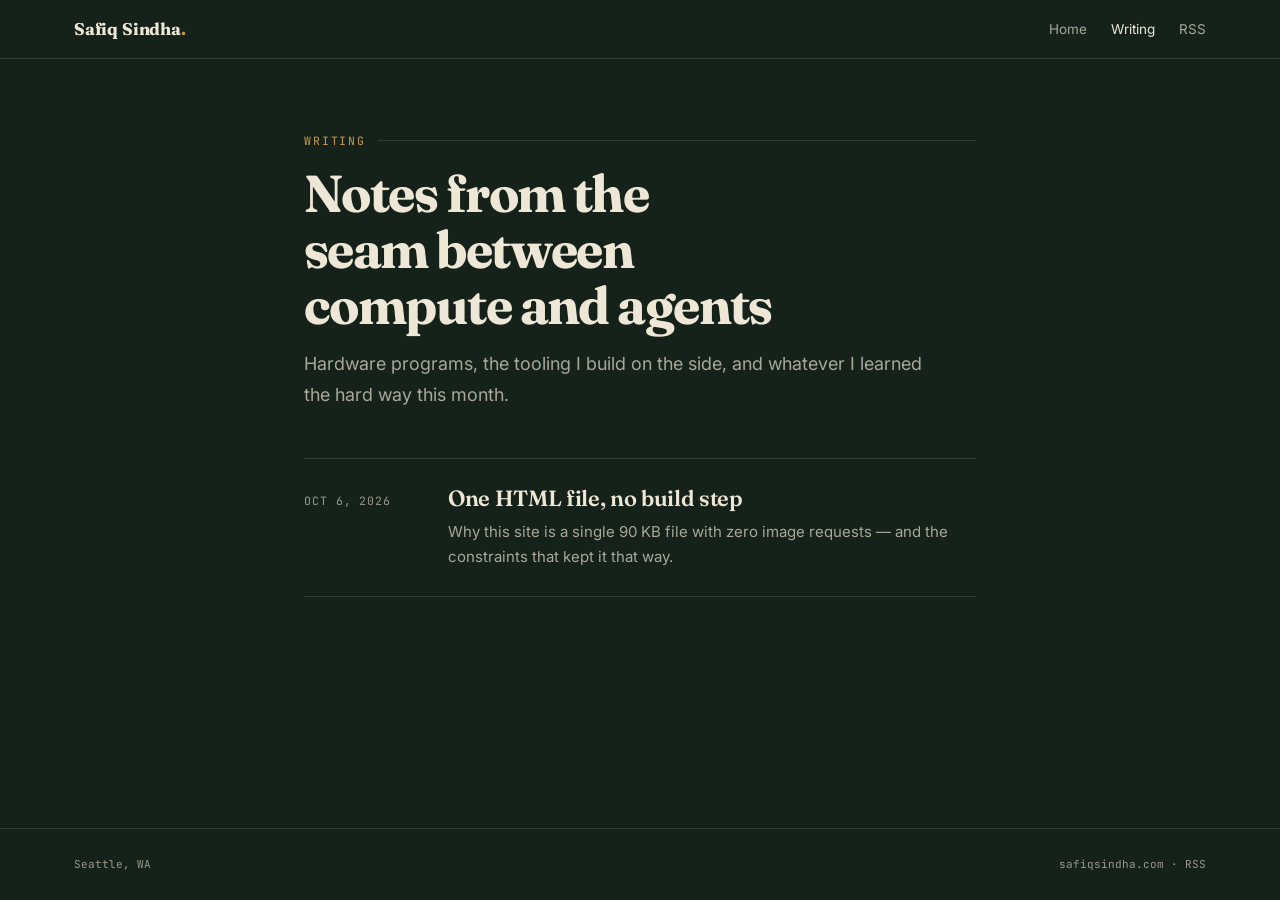
<file: blog/index.html>
<!DOCTYPE html>
<html lang="en">
<head>
<meta charset="UTF-8">
<meta name="viewport" content="width=device-width, initial-scale=1">
<title>Writing — Safiq Sindha</title>
<meta name="description" content="Notes on compute hardware, program management, and the agent tooling I build on the side.">
<link rel="canonical" href="https://www.safiqsindha.com/blog/">
<meta name="author" content="Safiq Sindha">
<meta name="theme-color" content="#152219">
<meta name="color-scheme" content="dark">

<link rel="icon" href="/favicon.svg" type="image/svg+xml">
<link rel="icon" href="/favicon-32.png" sizes="32x32" type="image/png">
<link rel="apple-touch-icon" href="/favicon-180.png">
<link rel="alternate" type="application/atom+xml" title="Safiq Sindha — Writing" href="/blog/feed.xml">

<meta property="og:type" content="website">
<meta property="og:site_name" content="Safiq Sindha">
<meta property="og:url" content="https://www.safiqsindha.com/blog/">
<meta property="og:title" content="Writing — Safiq Sindha">
<meta property="og:description" content="Notes on compute hardware, program management, and the agent tooling I build on the side.">
<meta property="og:image" content="https://www.safiqsindha.com/og-image.png">
<meta name="twitter:card" content="summary_large_image">
<meta name="twitter:creator" content="@safiqsindha">

<link rel="preconnect" href="https://fonts.googleapis.com">
<link rel="preconnect" href="https://fonts.gstatic.com" crossorigin>
<link href="https://fonts.googleapis.com/css2?family=Fraunces:opsz,wght@9..144,600;9..144,700&family=Inter:wght@400;600&family=JetBrains+Mono:wght@400&display=swap" rel="stylesheet">
<link rel="stylesheet" href="/blog/blog.css">
</head>
<body>
<a class="skip" href="#main">Skip to content</a>
<nav><div class="wrap">
  <a class="brand" href="/">Safiq Sindha<b>.</b></a>
  <ul class="navlinks">
    <li><a href="/">Home</a></li>
    <li><a href="/blog/" aria-current="page">Writing</a></li>
    <li><a href="/blog/feed.xml">RSS</a></li>
  </ul>
</div></nav>

<main id="main"><div class="wrap">
  <div class="eyebrow">Writing</div>
  <h1>Notes from the seam between compute and agents</h1>
  <p class="lede">Hardware programs, the tooling I build on the side, and whatever I learned the hard way this month.</p>

  <!-- Newest first. When you add a post, add it here, to /index.html (#writing), to feed.xml, and to sitemap.xml. -->
  <ul class="posts">
    <li><a href="/blog/one-html-file/">
      <time class="meta" datetime="2026-10-06">Oct 6, 2026</time>
      <div>
        <h2>One HTML file, no build step</h2>
        <p>Why this site is a single 90 KB file with zero image requests — and the constraints that kept it that way.</p>
      </div>
    </a></li>
  </ul>
</div></main>

<footer><div class="wrap">
  <span>Seattle, WA</span>
  <span><a href="/">safiqsindha.com</a> · <a href="/blog/feed.xml">RSS</a></span>
</div></footer>
</body>
</html>
</file>
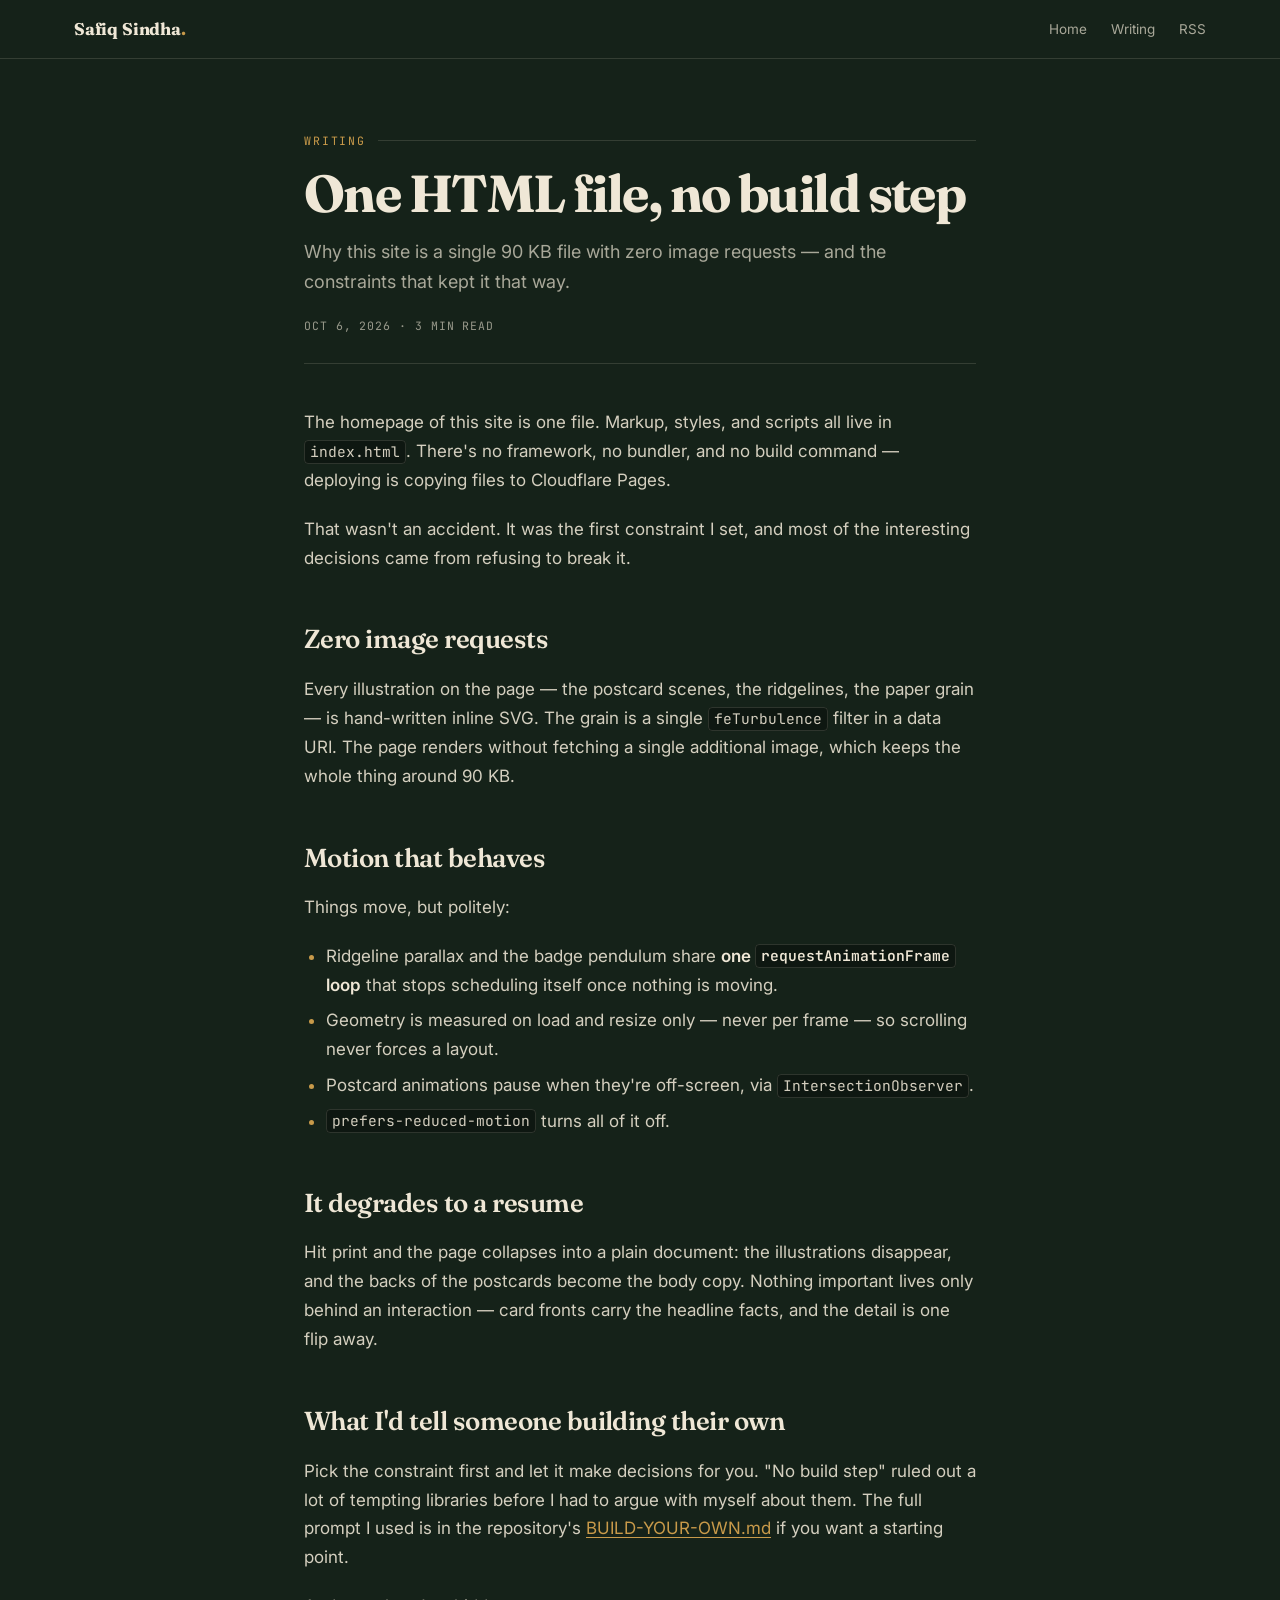
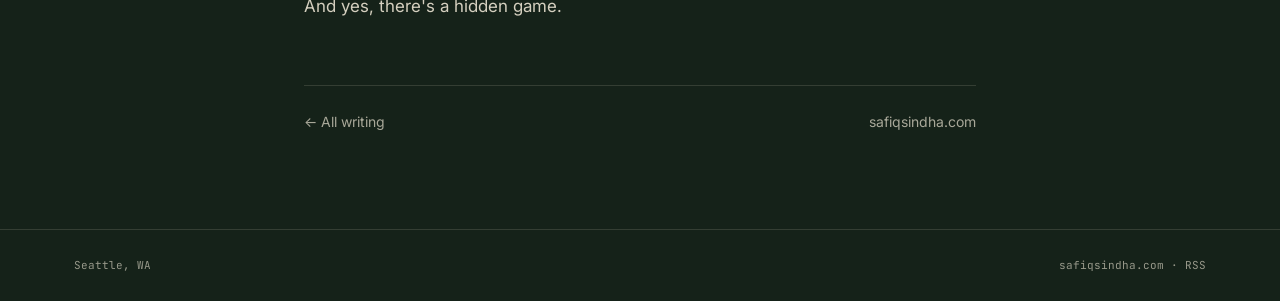
<file: blog/one-html-file/index.html>
<!DOCTYPE html>
<html lang="en">
<head>
<meta charset="UTF-8">
<meta name="viewport" content="width=device-width, initial-scale=1">
<title>One HTML file, no build step — Safiq Sindha</title>
<meta name="description" content="Why this site is a single 90 KB file with zero image requests — and the constraints that kept it that way.">
<link rel="canonical" href="https://www.safiqsindha.com/blog/one-html-file/">
<meta name="author" content="Safiq Sindha">
<meta name="theme-color" content="#152219">
<meta name="color-scheme" content="dark">

<link rel="icon" href="/favicon.svg" type="image/svg+xml">
<link rel="icon" href="/favicon-32.png" sizes="32x32" type="image/png">
<link rel="apple-touch-icon" href="/favicon-180.png">
<link rel="alternate" type="application/atom+xml" title="Safiq Sindha — Writing" href="/blog/feed.xml">

<meta property="og:type" content="article">
<meta property="og:site_name" content="Safiq Sindha">
<meta property="og:url" content="https://www.safiqsindha.com/blog/one-html-file/">
<meta property="og:title" content="One HTML file, no build step">
<meta property="og:description" content="Why this site is a single 90 KB file with zero image requests — and the constraints that kept it that way.">
<meta property="og:image" content="https://www.safiqsindha.com/og-image.png">
<meta property="article:published_time" content="2026-10-06">
<meta name="twitter:card" content="summary_large_image">
<meta name="twitter:creator" content="@safiqsindha">

<script type="application/ld+json">
{
  "@context": "https://schema.org",
  "@type": "BlogPosting",
  "headline": "One HTML file, no build step",
  "description": "Why this site is a single 90 KB file with zero image requests — and the constraints that kept it that way.",
  "datePublished": "2026-10-06",
  "url": "https://www.safiqsindha.com/blog/one-html-file/",
  "image": "https://www.safiqsindha.com/og-image.png",
  "author": { "@type": "Person", "name": "Safiq Sindha", "url": "https://www.safiqsindha.com/" }
}
</script>

<link rel="preconnect" href="https://fonts.googleapis.com">
<link rel="preconnect" href="https://fonts.gstatic.com" crossorigin>
<link href="https://fonts.googleapis.com/css2?family=Fraunces:opsz,wght@9..144,600;9..144,700&family=Inter:wght@400;600&family=JetBrains+Mono:wght@400&display=swap" rel="stylesheet">
<link rel="stylesheet" href="/blog/blog.css">
</head>
<body>
<a class="skip" href="#main">Skip to content</a>
<nav><div class="wrap">
  <a class="brand" href="/">Safiq Sindha<b>.</b></a>
  <ul class="navlinks">
    <li><a href="/">Home</a></li>
    <li><a href="/blog/">Writing</a></li>
    <li><a href="/blog/feed.xml">RSS</a></li>
  </ul>
</div></nav>

<main id="main"><article class="wrap">
  <header class="post-head">
    <div class="eyebrow">Writing</div>
    <h1>One HTML file, no build step</h1>
    <p class="lede">Why this site is a single 90 KB file with zero image requests — and the constraints that kept it that way.</p>
    <p class="meta"><time datetime="2026-10-06">Oct 6, 2026</time> · 3 min read</p>
  </header>

  <div class="prose">
    <p>The homepage of this site is one file. Markup, styles, and scripts all live in <code>index.html</code>. There's no framework, no bundler, and no build command — deploying is copying files to Cloudflare Pages.</p>

    <p>That wasn't an accident. It was the first constraint I set, and most of the interesting decisions came from refusing to break it.</p>

    <h2>Zero image requests</h2>
    <p>Every illustration on the page — the postcard scenes, the ridgelines, the paper grain — is hand-written inline SVG. The grain is a single <code>feTurbulence</code> filter in a data URI. The page renders without fetching a single additional image, which keeps the whole thing around 90 KB.</p>

    <h2>Motion that behaves</h2>
    <p>Things move, but politely:</p>
    <ul>
      <li>Ridgeline parallax and the badge pendulum share <strong>one <code>requestAnimationFrame</code> loop</strong> that stops scheduling itself once nothing is moving.</li>
      <li>Geometry is measured on load and resize only — never per frame — so scrolling never forces a layout.</li>
      <li>Postcard animations pause when they're off-screen, via <code>IntersectionObserver</code>.</li>
      <li><code>prefers-reduced-motion</code> turns all of it off.</li>
    </ul>

    <h2>It degrades to a resume</h2>
    <p>Hit print and the page collapses into a plain document: the illustrations disappear, and the backs of the postcards become the body copy. Nothing important lives only behind an interaction — card fronts carry the headline facts, and the detail is one flip away.</p>

    <h2>What I'd tell someone building their own</h2>
    <p>Pick the constraint first and let it make decisions for you. "No build step" ruled out a lot of tempting libraries before I had to argue with myself about them. The full prompt I used is in the repository's <a href="https://github.com/safiqsindha/Personal-Site/blob/main/BUILD-YOUR-OWN.md">BUILD-YOUR-OWN.md</a> if you want a starting point.</p>

    <p>And yes, there's a hidden game.</p>
  </div>

  <div class="post-foot">
    <a href="/blog/">← All writing</a>
    <a href="/">safiqsindha.com</a>
  </div>
</article></main>

<footer><div class="wrap">
  <span>Seattle, WA</span>
  <span><a href="/">safiqsindha.com</a> · <a href="/blog/feed.xml">RSS</a></span>
</div></footer>
</body>
</html>
</file>
<file: blog/blog.css>
/* Shared styles for /blog/. Tokens match index.html so the two read as one site. */
:root{
  --forest:#152219; --forest-deep:#0E1711; --canopy:#26402F;
  --cream:#EFE7D6; --cream-dim:rgba(239,231,214,.68); --cream-faint:rgba(239,231,214,.6);
  --ochre:#C89A4A; --clay:#A85C3E;
  --rule:rgba(239,231,214,.14);
}
*{box-sizing:border-box;margin:0;padding:0}
html{scroll-behavior:smooth;color-scheme:dark}
@media (prefers-reduced-motion:reduce){html{scroll-behavior:auto}
  *{animation-duration:.01ms!important;animation-iteration-count:1!important;transition-duration:.01ms!important}}
body{background:var(--forest);color:var(--cream);font-family:'Inter',system-ui,sans-serif;
  font-size:17px;line-height:1.7;-webkit-font-smoothing:antialiased;min-height:100svh;
  display:flex;flex-direction:column}
a{color:inherit}
a:focus-visible,button:focus-visible{outline:2px solid var(--ochre);outline-offset:3px;border-radius:2px}
::selection{background:var(--ochre);color:var(--forest-deep)}
.wrap{width:100%;max-width:720px;margin:0 auto;padding:0 24px}
.skip{position:absolute;left:-9999px;top:0;z-index:100;background:var(--ochre);
  color:var(--forest-deep);padding:12px 20px;border-radius:0 0 8px 0;
  font-weight:600;font-size:14px;text-decoration:none}
.skip:focus{left:0}

/* nav */
nav{border-bottom:1px solid var(--rule);background:var(--forest)}
nav .wrap{display:flex;align-items:center;justify-content:space-between;height:58px;max-width:1180px}
.brand{font-family:'Fraunces',serif;font-weight:700;font-size:17px;text-decoration:none;letter-spacing:-.01em}
.brand b{color:var(--ochre)}
.navlinks{display:flex;gap:24px;list-style:none;font-size:13.5px}
.navlinks a{text-decoration:none;color:var(--cream-dim);transition:color .18s}
.navlinks a:hover,.navlinks a[aria-current]{color:var(--cream)}

main{flex:1;padding:72px 0 96px}

/* shared type */
.eyebrow{font-family:'JetBrains Mono',monospace;font-size:11.5px;letter-spacing:.16em;
  text-transform:uppercase;color:var(--ochre);margin-bottom:14px;display:flex;align-items:center;gap:12px}
.eyebrow::after{content:'';flex:1;height:1px;background:var(--rule)}
h1{font-family:'Fraunces',serif;font-weight:700;font-size:clamp(32px,5.4vw,52px);
  line-height:1.08;letter-spacing:-.03em;margin-bottom:16px;text-wrap:balance}
.lede{color:var(--cream-dim);font-size:18px;max-width:58ch}
.meta{font-family:'JetBrains Mono',monospace;font-size:11.5px;letter-spacing:.08em;
  text-transform:uppercase;color:var(--cream-faint)}

/* index list */
.posts{list-style:none;margin-top:48px;border-top:1px solid var(--rule)}
.posts li{border-bottom:1px solid var(--rule)}
.posts a{display:grid;grid-template-columns:120px 1fr;gap:24px;padding:26px 0;text-decoration:none}
.posts h2{font-family:'Fraunces',serif;font-weight:600;font-size:22px;line-height:1.25;
  letter-spacing:-.015em;transition:color .18s}
.posts a:hover h2{color:var(--ochre)}
.posts p{color:var(--cream-dim);font-size:15px;margin-top:6px}
.posts time{padding-top:6px}
@media(max-width:560px){.posts a{grid-template-columns:1fr;gap:6px}}
.empty{color:var(--cream-dim);margin-top:40px}

/* post body */
.post-head{margin-bottom:44px;padding-bottom:28px;border-bottom:1px solid var(--rule)}
.post-head .meta{margin-top:18px}
.prose > * + *{margin-top:1.15em}
.prose h2{font-family:'Fraunces',serif;font-weight:600;font-size:26px;line-height:1.2;
  letter-spacing:-.02em;margin-top:2em}
.prose h3{font-family:'Fraunces',serif;font-weight:600;font-size:20px;margin-top:1.6em}
.prose p,.prose li{color:rgba(239,231,214,.88)}
.prose strong{color:var(--cream);font-weight:600}
.prose a{color:var(--ochre);text-underline-offset:3px;text-decoration-thickness:1px}
.prose a:hover{text-decoration-thickness:2px}
.prose ul,.prose ol{padding-left:1.3em}
.prose li + li{margin-top:.4em}
.prose li::marker{color:var(--ochre)}
.prose blockquote{border-left:2px solid var(--ochre);padding-left:20px;color:var(--cream-dim);font-style:italic}
.prose code{font-family:'JetBrains Mono',monospace;font-size:.86em;background:var(--forest-deep);
  border:1px solid var(--rule);border-radius:4px;padding:.1em .35em}
.prose pre{background:var(--forest-deep);border:1px solid var(--rule);border-radius:8px;
  padding:18px 20px;overflow-x:auto;font-size:14px;line-height:1.6}
.prose pre code{background:none;border:none;padding:0;font-size:inherit}
.prose hr{border:none;border-top:1px solid var(--rule);margin:2.4em 0}
.prose img,.prose svg{max-width:100%;height:auto;display:block;border-radius:6px}
.prose figure figcaption{font-size:13.5px;color:var(--cream-faint);margin-top:8px}

.post-foot{margin-top:64px;padding-top:24px;border-top:1px solid var(--rule);
  display:flex;justify-content:space-between;flex-wrap:wrap;gap:12px;font-size:14px}
.post-foot a{color:var(--cream-dim);text-decoration:none}
.post-foot a:hover{color:var(--cream)}

footer{border-top:1px solid var(--rule);padding:26px 0;font-family:'JetBrains Mono',monospace;
  font-size:11px;color:var(--cream-faint)}
footer .wrap{display:flex;justify-content:space-between;flex-wrap:wrap;gap:10px;max-width:1180px}
footer a{text-decoration:none}
footer a:hover{color:var(--cream)}

@media print{
  @page{margin:16mm}
  body{background:#fff;color:#1A1A1A;font-size:11pt;line-height:1.55;display:block}
  nav,footer,.post-foot,.skip{display:none!important}
  main{padding:0}
  .wrap{max-width:none;padding:0}
  h1{font-size:22pt;color:#111}
  .lede,.meta,.prose p,.prose li{color:#333}
  .prose h2,.prose h3,.prose strong{color:#111}
  .prose a{color:#111}
  .prose a[href^="http"]::after{content:' (' attr(href) ')';font-size:.85em;color:#666}
  .prose pre,.prose code{background:#F4F4F4;border-color:#DDD;color:#111}
  .post-head{border-color:#CCC}
}
</file>
